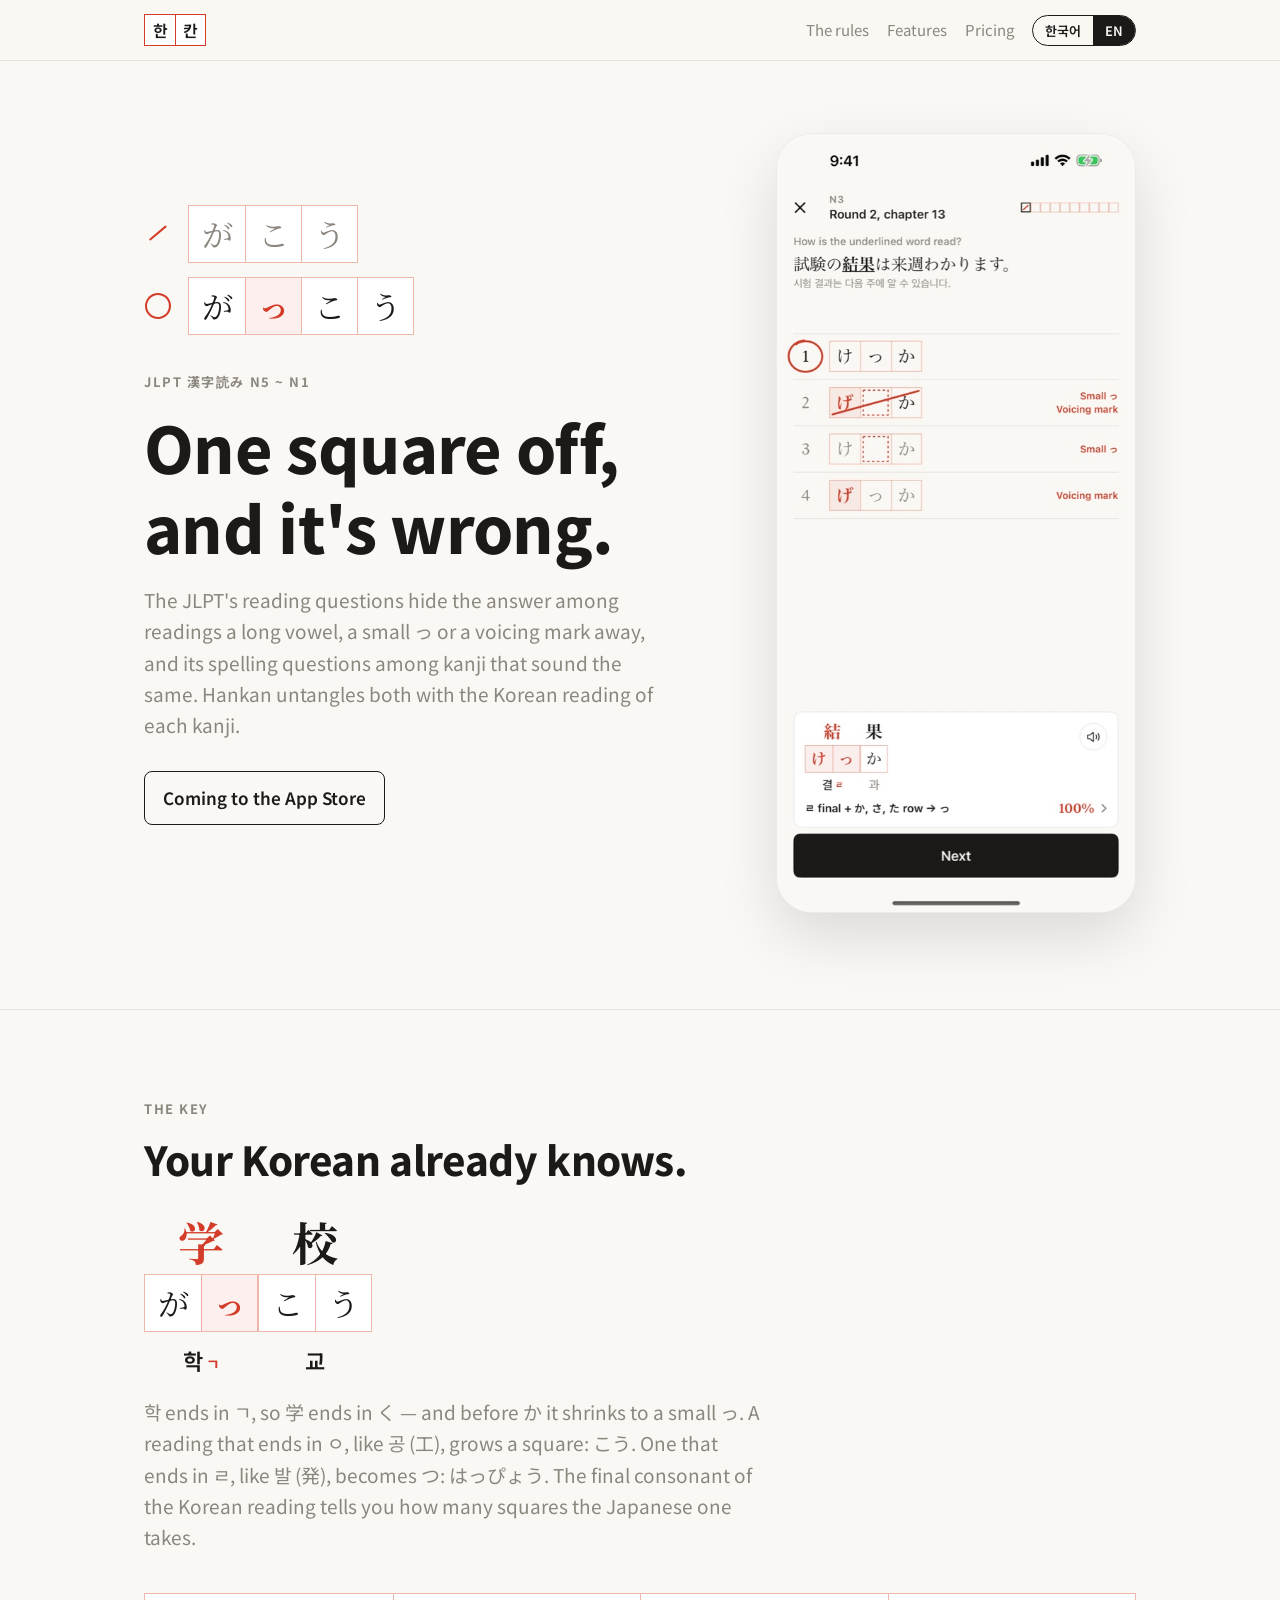
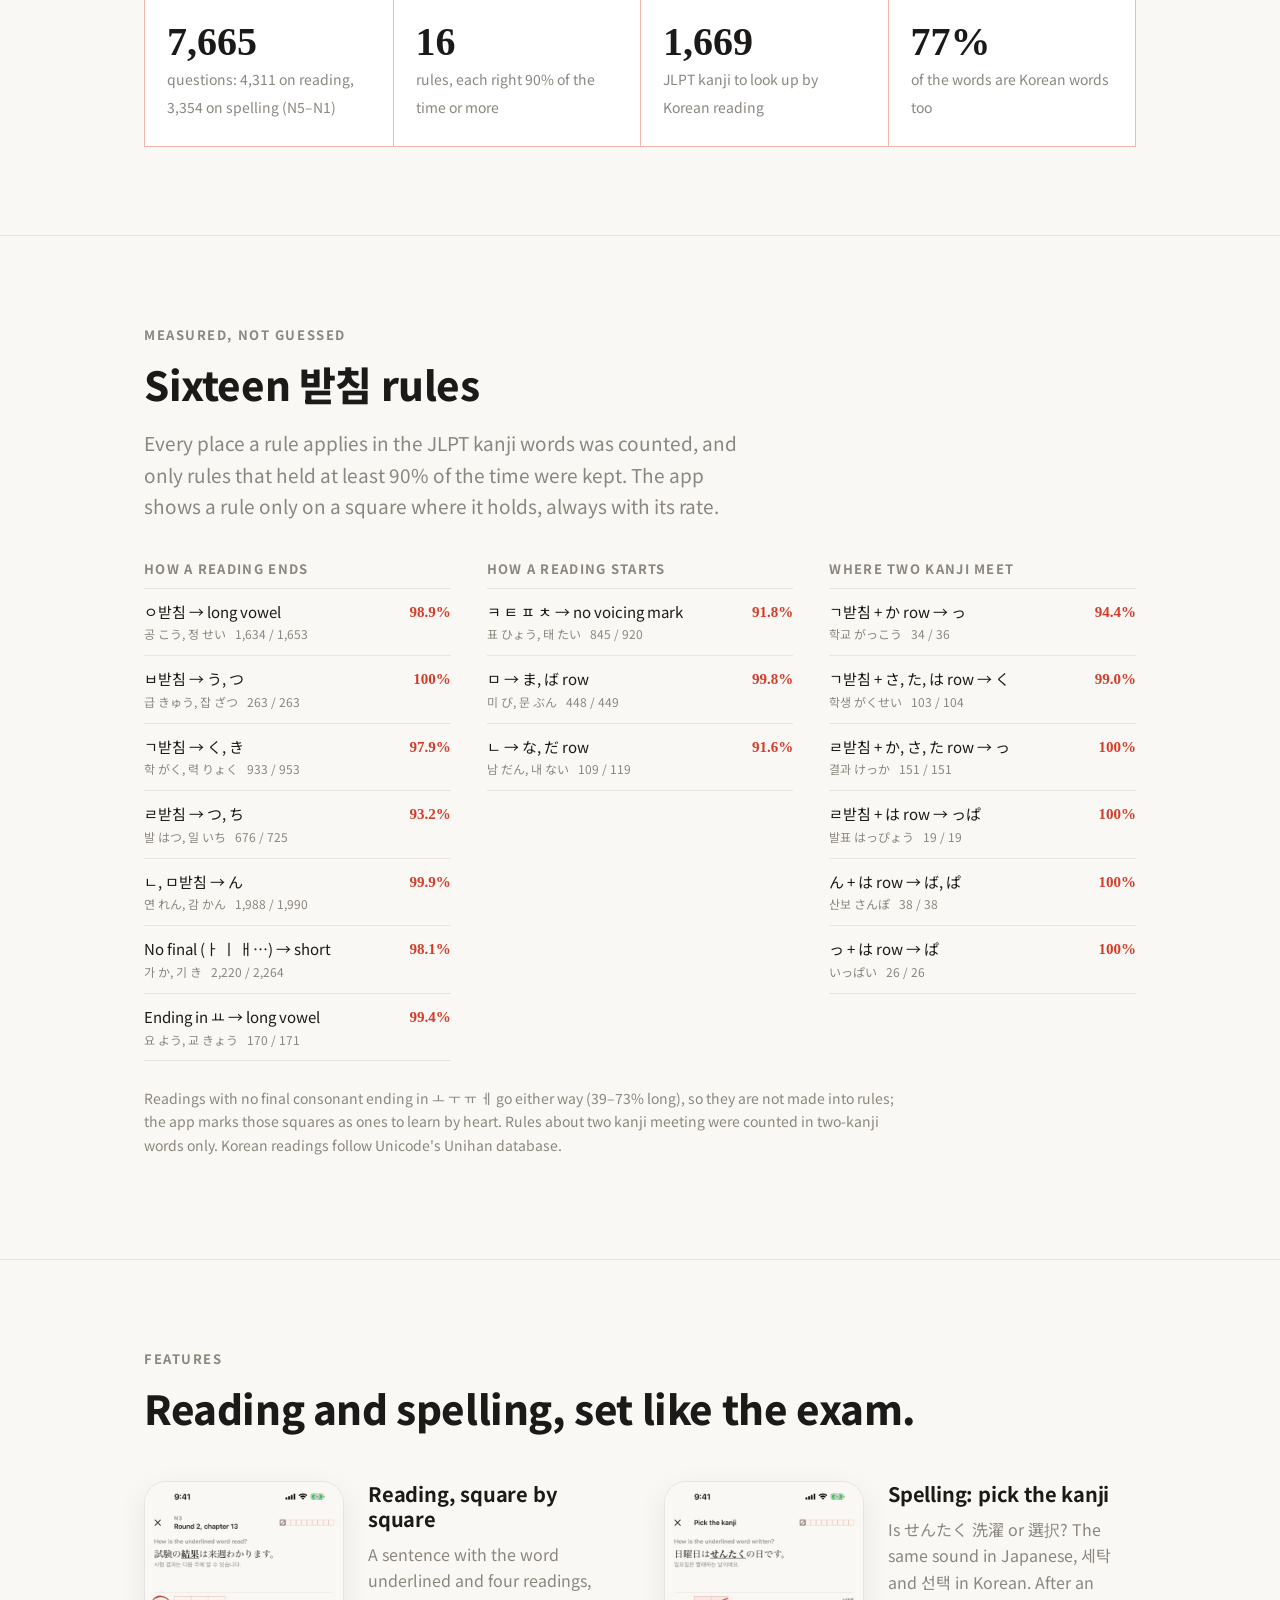
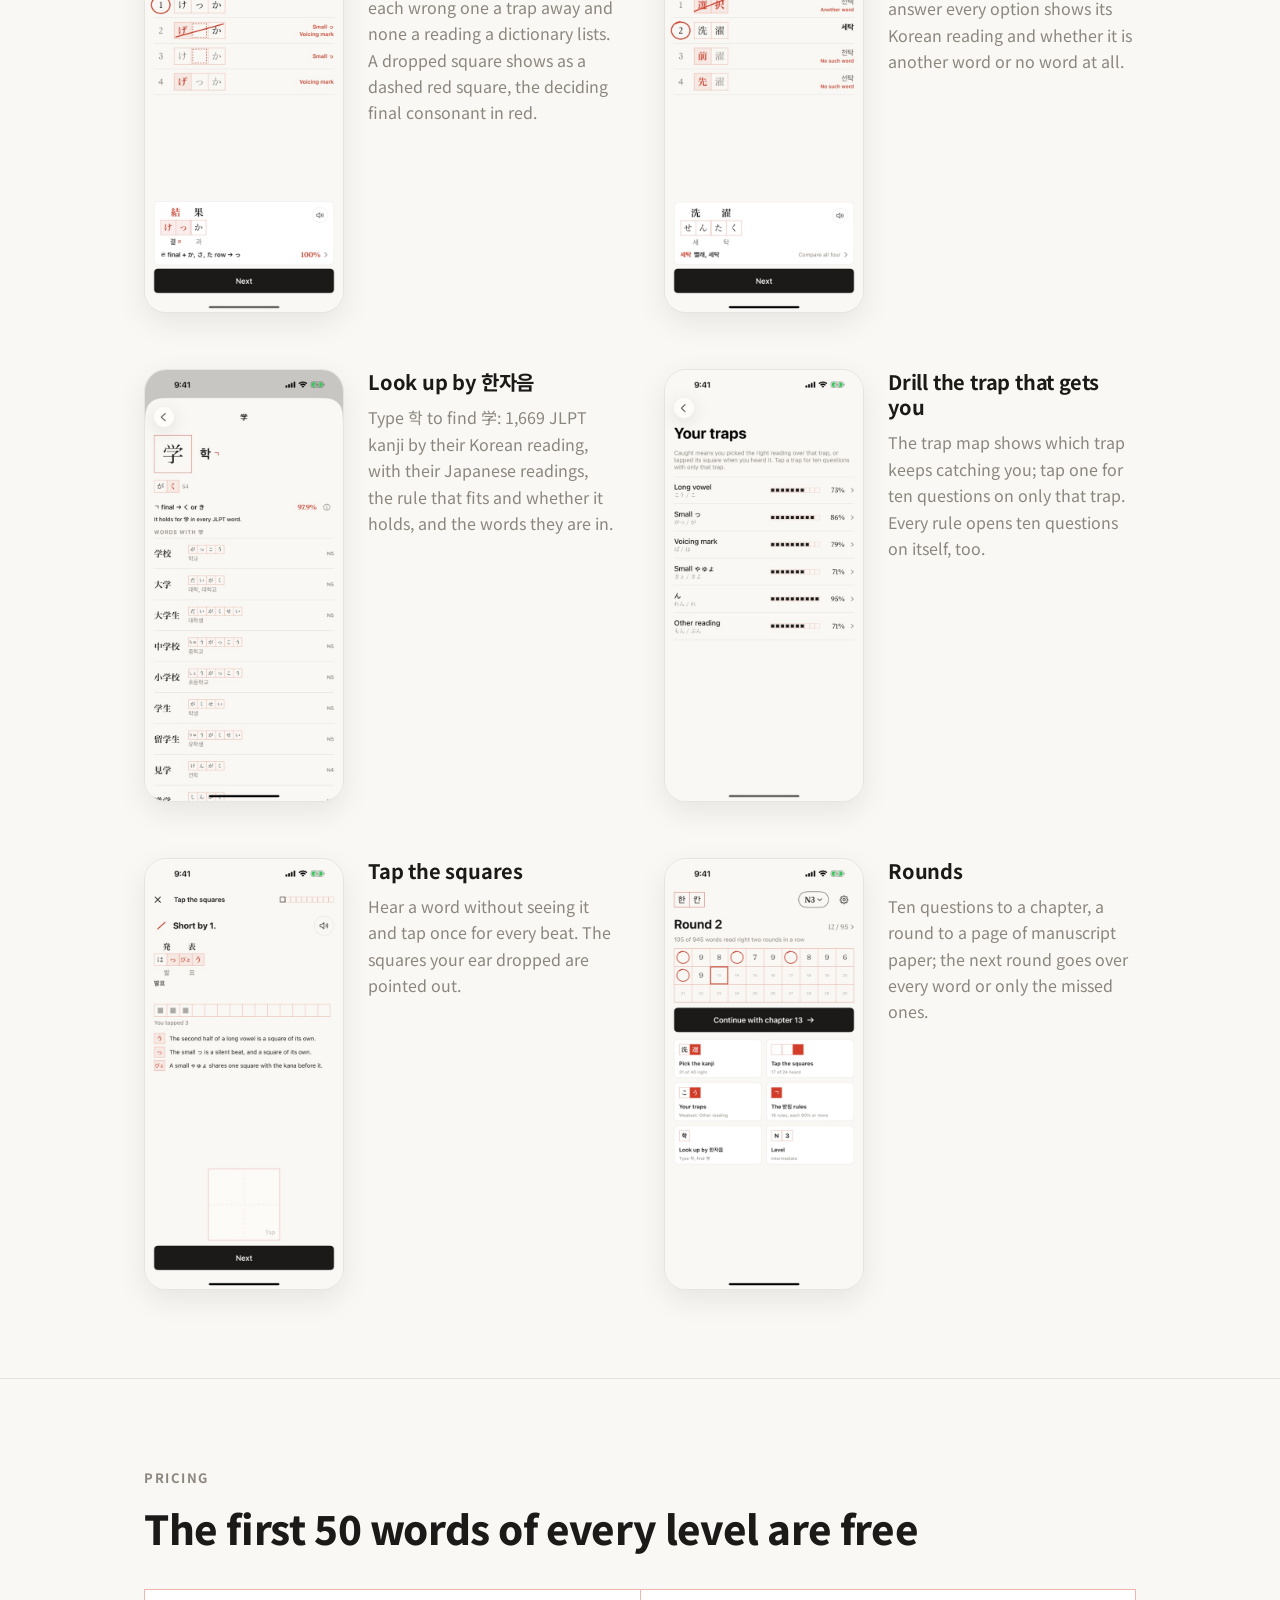
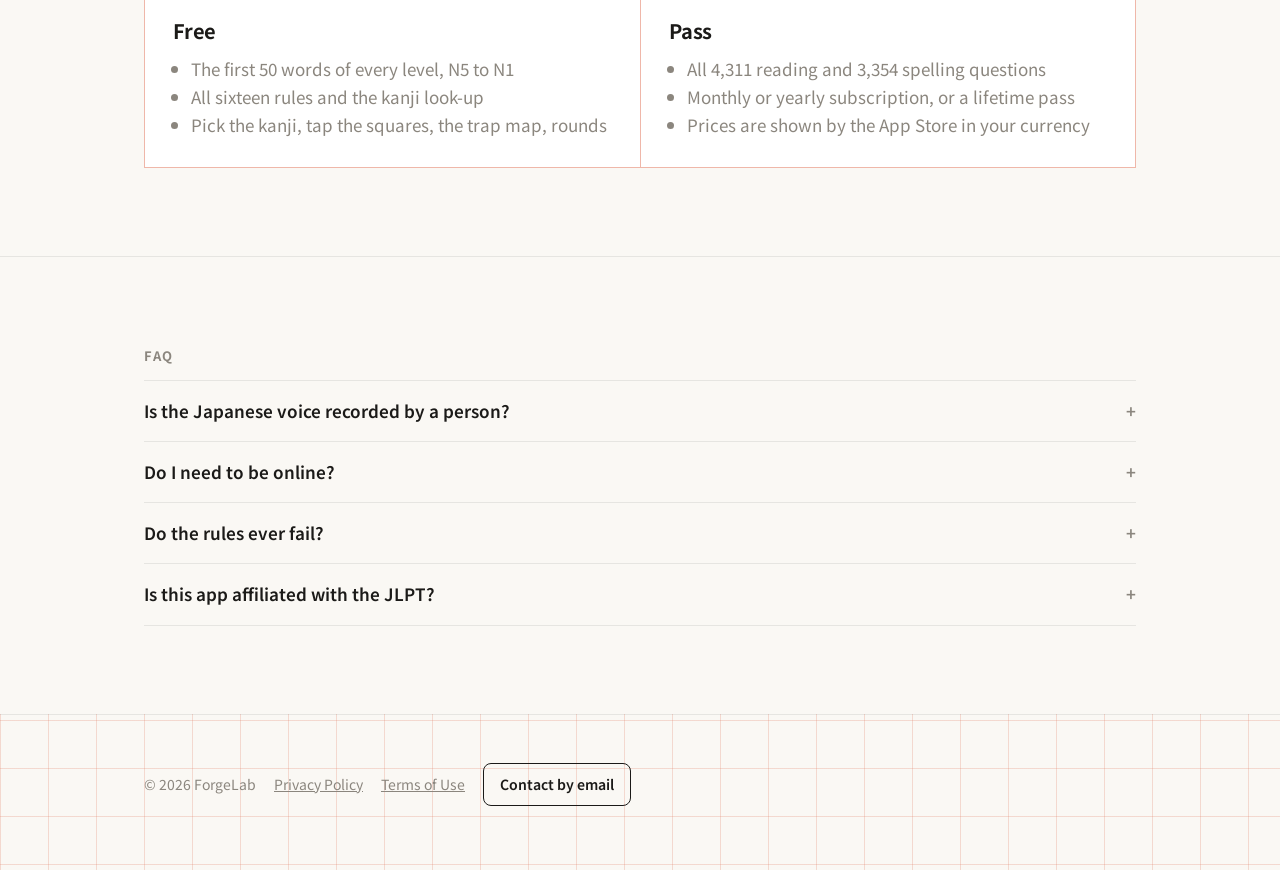
<file: docs/index.html>
<!DOCTYPE html>
<html lang="ko" data-lang="ko">
<head>
<meta charset="UTF-8" />
<meta name="viewport" content="width=device-width, initial-scale=1.0" />
<title>한 칸 | JLPT 한자 읽기와 표기, 한 칸 차이로 틀리지 않게</title>
<meta name="description" content="JLPT 한자 읽기와 표기 문제의 함정을 한국어 한자음으로 푸는 iOS 앱. 읽기 4,311문제, 표기 3,354문제, 측정한 받침 규칙 16개, 한자음으로 찾는 JLPT 한자 1,669자." />
<meta property="og:title" content="한 칸 | JLPT 한자 읽기" />
<meta property="og:description" content="한 칸 차이로 틀리는 JLPT 한자 읽기를, 한국어 한자음으로 맞히는 앱." />
<meta property="og:image" content="assets/icon-512.png" />
<link rel="icon" href="assets/icon-32.png" />
<link rel="apple-touch-icon" href="assets/icon-180.png" />
<link rel="preconnect" href="https://fonts.googleapis.com" />
<link rel="preconnect" href="https://fonts.gstatic.com" crossorigin />
<link href="https://fonts.googleapis.com/css2?family=Noto+Sans+KR:wght@400;600;800&family=Noto+Serif+JP:wght@400;700&display=swap" rel="stylesheet" />
<link rel="stylesheet" href="styles.css" />
</head>
<body>
<nav class="top">
  <div class="wrap">
    <a class="brand" href="./" aria-label="한 칸"><span class="sq"><span>한</span><span>칸</span></span></a>
    <div class="links">
      <a class="hide-s" href="#rules"><span lang="ko">받침 규칙</span><span lang="en">The rules</span></a>
      <a class="hide-s" href="#features"><span lang="ko">기능</span><span lang="en">Features</span></a>
      <a href="#pricing"><span lang="ko">가격</span><span lang="en">Pricing</span></a>
      <div class="langs" role="group" aria-label="Language">
        <button data-set="ko">한국어</button><button data-set="en">EN</button>
      </div>
    </div>
  </div>
</nav>

<main class="page">
<section class="hero">
  <div class="wrap grid">
    <div>
      <div class="pair" aria-hidden="true">
        <div class="row"><span class="mk"><span class="slash"></span></span>
          <span class="sq dim"><span>が</span><span>こ</span><span>う</span></span></div>
        <div class="row"><span class="mk"><span class="circle"></span></span>
          <span class="sq"><span>が</span><span class="mark">っ</span><span>こ</span><span>う</span></span></div>
      </div>
      <p class="eyebrow">JLPT 漢字読み N5 ~ N1</p>
      <h1 lang="ko">한 칸 차이로 틀립니다.</h1>
      <h1 lang="en">One square off, and it's wrong.</h1>
      <p class="lead" lang="ko">JLPT 한자 읽기 문제는 장음, 작은 っ, 탁점 하나 차이 나는 보기 사이에, 표기 문제는 소리가 같은 한자 사이에 정답을 숨깁니다. 한 칸은 두 함정을 한국어 한자음으로 풀어 줍니다.</p>
      <p class="lead" lang="en">The JLPT's reading questions hide the answer among readings a long vowel, a small っ or a voicing mark away, and its spelling questions among kanji that sound the same. Hankan untangles both with the Korean reading of each kanji.</p>
      <p class="store"><span lang="ko">App Store 출시 준비 중</span><span lang="en">Coming to the App Store</span></p>
    </div>
    <div class="phone"><img lang="ko" src="assets/shot_drill_ko.jpg" alt="밑줄 친 結果의 읽기를 고르는 문제와 해설" /><img lang="en" src="assets/shot_drill_en.jpg" alt="A reading question for 結果 with its explanation" /></div>
  </div>
</section>

<section id="idea">
  <div class="wrap">
    <p class="eyebrow"><span lang="ko">열쇠</span><span lang="en">The key</span></p>
    <h2 lang="ko">답은 한국어 한자음에 있어요.</h2>
    <h2 lang="en">Your Korean already knows.</h2>
    <div class="key" aria-hidden="true">
      <div class="piece"><span class="kanji shu">学</span><span class="sq"><span>が</span><span class="mark">っ</span></span><span class="ko">학<b>ㄱ</b></span></div>
      <div class="piece"><span class="kanji">校</span><span class="sq"><span>こ</span><span>う</span></span><span class="ko">교</span></div>
    </div>
    <p class="lead" lang="ko">학은 ㄱ으로 끝나니 学은 く로 끝나고, か 앞에서는 작은 っ로 줄어듭니다. 공(工)처럼 ㅇ으로 끝나면 こう로 한 칸 길어지고, 발(発)처럼 ㄹ로 끝나면 つ가 되어 はっぴょう가 됩니다. 한국어 한자음의 받침이 일본어 읽기의 칸 수를 알려 줍니다.</p>
    <p class="lead" lang="en">학 ends in ㄱ, so 学 ends in く — and before か it shrinks to a small っ. A reading that ends in ㅇ, like 공 (工), grows a square: こう. One that ends in ㄹ, like 발 (発), becomes つ: はっぴょう. The final consonant of the Korean reading tells you how many squares the Japanese one takes.</p>
    <div class="numbers">
      <div><strong>7,665</strong><span lang="ko">읽기 4,311문제와 표기 3,354문제 (N5부터 N1까지)</span><span lang="en">questions: 4,311 on reading, 3,354 on spelling (N5–N1)</span></div>
      <div><strong>16</strong><span lang="ko">받침 규칙, 모두 90% 이상 맞음</span><span lang="en">rules, each right 90% of the time or more</span></div>
      <div><strong>1,669</strong><span lang="ko">한국 한자음으로 찾는 JLPT 한자</span><span lang="en">JLPT kanji to look up by Korean reading</span></div>
      <div><strong>77%</strong><span lang="ko">한국어에도 같은 한자음으로 있는 단어</span><span lang="en">of the words are Korean words too</span></div>
    </div>
  </div>
</section>

<section id="rules">
  <div class="wrap">
    <p class="eyebrow"><span lang="ko">측정한 규칙</span><span lang="en">Measured, not guessed</span></p>
    <h2 lang="ko">받침 규칙 16개</h2>
    <h2 lang="en">Sixteen 받침 rules</h2>
    <p class="lead" lang="ko">JLPT 한자어에서 규칙이 적용되는 자리를 하나하나 세어, 90% 이상 맞은 규칙만 남겼습니다. 앱은 규칙이 실제로 들어맞는 칸에서만, 적중률과 함께 보여 줍니다.</p>
    <p class="lead" lang="en">Every place a rule applies in the JLPT kanji words was counted, and only rules that held at least 90% of the time were kept. The app shows a rule only on a square where it holds, always with its rate.</p>
    <div class="rules">
      <div>
        <h3><span lang="ko">한자음의 끝소리</span><span lang="en">How a reading ends</span></h3>
        <table>
          <tr><td>ㅇ받침 → <span lang="ko">장음</span><span lang="en">long vowel</span><small>공 こう, 정 せい <em>1,634 / 1,653</em></small></td><td class="rate">98.9%</td></tr>
          <tr><td>ㅂ받침 → う, つ<small>급 きゅう, 잡 ざつ <em>263 / 263</em></small></td><td class="rate">100%</td></tr>
          <tr><td>ㄱ받침 → く, き<small>학 がく, 력 りょく <em>933 / 953</em></small></td><td class="rate">97.9%</td></tr>
          <tr><td>ㄹ받침 → つ, ち<small>발 はつ, 일 いち <em>676 / 725</em></small></td><td class="rate">93.2%</td></tr>
          <tr><td>ㄴ, ㅁ받침 → ん<small>연 れん, 감 かん <em>1,988 / 1,990</em></small></td><td class="rate">99.9%</td></tr>
          <tr><td><span lang="ko">받침 없음 (ㅏ ㅣ ㅐ…) → 짧게</span><span lang="en">No final (ㅏ ㅣ ㅐ…) → short</span><small>가 か, 기 き <em>2,220 / 2,264</em></small></td><td class="rate">98.1%</td></tr>
          <tr><td><span lang="ko">ㅛ로 끝남 → 장음</span><span lang="en">Ending in ㅛ → long vowel</span><small>요 よう, 교 きょう <em>170 / 171</em></small></td><td class="rate">99.4%</td></tr>
        </table>
      </div>
      <div>
        <h3><span lang="ko">한자음의 첫소리</span><span lang="en">How a reading starts</span></h3>
        <table>
          <tr><td>ㅋ ㅌ ㅍ ㅊ → <span lang="ko">탁점 없음</span><span lang="en">no voicing mark</span><small>표 ひょう, 태 たい <em>845 / 920</em></small></td><td class="rate">91.8%</td></tr>
          <tr><td>ㅁ → ま, ば<span lang="ko">행</span><span lang="en"> row</span><small>미 び, 문 ぶん <em>448 / 449</em></small></td><td class="rate">99.8%</td></tr>
          <tr><td>ㄴ → な, だ<span lang="ko">행</span><span lang="en"> row</span><small>남 だん, 내 ない <em>109 / 119</em></small></td><td class="rate">91.6%</td></tr>
        </table>
      </div>
      <div>
        <h3><span lang="ko">두 한자가 만날 때</span><span lang="en">Where two kanji meet</span></h3>
        <table>
          <tr><td>ㄱ받침 + か<span lang="ko">행</span><span lang="en"> row</span> → っ<small>학교 がっこう <em>34 / 36</em></small></td><td class="rate">94.4%</td></tr>
          <tr><td>ㄱ받침 + さ, た, は<span lang="ko">행</span><span lang="en"> row</span> → く<small>학생 がくせい <em>103 / 104</em></small></td><td class="rate">99.0%</td></tr>
          <tr><td>ㄹ받침 + か, さ, た<span lang="ko">행</span><span lang="en"> row</span> → っ<small>결과 けっか <em>151 / 151</em></small></td><td class="rate">100%</td></tr>
          <tr><td>ㄹ받침 + は<span lang="ko">행</span><span lang="en"> row</span> → っぱ<small>발표 はっぴょう <em>19 / 19</em></small></td><td class="rate">100%</td></tr>
          <tr><td>ん + は<span lang="ko">행</span><span lang="en"> row</span> → ば, ぱ<small>산보 さんぽ <em>38 / 38</em></small></td><td class="rate">100%</td></tr>
          <tr><td>っ + は<span lang="ko">행</span><span lang="en"> row</span> → ぱ<small>いっぱい <em>26 / 26</em></small></td><td class="rate">100%</td></tr>
        </table>
      </div>
    </div>
    <p class="note" lang="ko">받침 없이 ㅗ ㅜ ㅠ ㅔ로 끝나는 한자음은 길기도 짧기도 해서(39~73%) 규칙으로 쓰지 않았습니다. 그런 칸은 앱에서 "외울 칸"으로 표시합니다. 두 한자가 만날 때의 규칙은 두 글자 한자어에서만 셌습니다. 한국 한자음은 유니코드 Unihan 데이터베이스를 따릅니다.</p>
    <p class="note" lang="en">Readings with no final consonant ending in ㅗ ㅜ ㅠ ㅔ go either way (39–73% long), so they are not made into rules; the app marks those squares as ones to learn by heart. Rules about two kanji meeting were counted in two-kanji words only. Korean readings follow Unicode's Unihan database.</p>
  </div>
</section>

<section id="features">
  <div class="wrap">
    <p class="eyebrow"><span lang="ko">기능</span><span lang="en">Features</span></p>
    <h2 lang="ko">읽기와 표기, 시험 문제 그대로.</h2>
    <h2 lang="en">Reading and spelling, set like the exam.</h2>
    <div class="features">
      <div class="feature">
        <img lang="ko" src="assets/shot_drill_ko.jpg" alt="" /><img lang="en" src="assets/shot_drill_en.jpg" alt="" />
        <div>
          <h3 lang="ko">읽기 문제, 한 칸씩</h3><h3 lang="en">Reading, square by square</h3>
          <p lang="ko">예문 속 밑줄 친 한자어와 보기 넷. 오답은 시험처럼 장음, 촉음, 탁음, 요음을 하나씩 비틀었고, 사전에 있는 읽기는 오답에서 뺐습니다. 빠진 칸은 빨간 점선 칸으로, 결정적인 받침은 빨갛게 보입니다.</p>
          <p lang="en">A sentence with the word underlined and four readings, each wrong one a trap away and none a reading a dictionary lists. A dropped square shows as a dashed red square, the deciding final consonant in red.</p>
        </div>
      </div>
      <div class="feature">
        <img lang="ko" src="assets/shot_spell_ko.jpg" alt="" /><img lang="en" src="assets/shot_spell_en.jpg" alt="" />
        <div>
          <h3 lang="ko">표기 문제: 한자 고르기</h3><h3 lang="en">Spelling: pick the kanji</h3>
          <p lang="ko">せんたく는 洗濯일까 選択일까. 일본어로는 같은 소리라도 한국어로 읽으면 세탁, 선택. 답을 고르면 네 보기의 한자음과 함께 다른 말인지 없는 말인지 알려 줍니다.</p>
          <p lang="en">Is せんたく 洗濯 or 選択? The same sound in Japanese, 세탁 and 선택 in Korean. After an answer every option shows its Korean reading and whether it is another word or no word at all.</p>
        </div>
      </div>
      <div class="feature">
        <img lang="ko" src="assets/shot_hanja_ko.jpg" alt="" /><img lang="en" src="assets/shot_hanja_en.jpg" alt="" />
        <div>
          <h3 lang="ko">한자음으로 찾기</h3><h3 lang="en">Look up by 한자음</h3>
          <p lang="ko">학을 치면 学. JLPT 한자 1,669자를 한국 한자음으로 찾고, 일본어 음독, 맞는 받침 규칙과 예외 여부, 그 한자가 든 단어를 한 번에 봅니다.</p>
          <p lang="en">Type 학 to find 学: 1,669 JLPT kanji by their Korean reading, with their Japanese readings, the rule that fits and whether it holds, and the words they are in.</p>
        </div>
      </div>
      <div class="feature">
        <img lang="ko" src="assets/shot_traps_ko.jpg" alt="" /><img lang="en" src="assets/shot_traps_en.jpg" alt="" />
        <div>
          <h3 lang="ko">약한 함정만 골라서</h3><h3 lang="en">Drill the trap that gets you</h3>
          <p lang="ko">함정 지도는 장음, 촉음, 탁음 가운데 어디서 자주 걸리는지 보여 주고, 누르면 그 함정만 10문제를 냅니다. 규칙마다 "이 규칙으로 10문제"도 있어요.</p>
          <p lang="en">The trap map shows which trap keeps catching you; tap one for ten questions on only that trap. Every rule opens ten questions on itself, too.</p>
        </div>
      </div>
      <div class="feature">
        <img lang="ko" src="assets/shot_tap_ko.jpg" alt="" /><img lang="en" src="assets/shot_tap_en.jpg" alt="" />
        <div>
          <h3 lang="ko">칸 두드리기</h3><h3 lang="en">Tap the squares</h3>
          <p lang="ko">단어를 보지 않고 듣기만 하고, 들리는 박마다 한 번씩 두드립니다. 장음의 뒷부분, 작은 っ, ん처럼 귀가 빠뜨린 칸을 짚어 줍니다.</p>
          <p lang="en">Hear a word without seeing it and tap once for every beat. The squares your ear dropped are pointed out.</p>
        </div>
      </div>
      <div class="feature">
        <img lang="ko" src="assets/shot_hub_ko.jpg" alt="" /><img lang="en" src="assets/shot_hub_en.jpg" alt="" />
        <div>
          <h3 lang="ko">회독</h3><h3 lang="en">Rounds</h3>
          <p lang="ko">10문제가 한 장, 한 회독이 원고지 한 장입니다. 다음 회독은 전체 단어 또는 틀린 단어만.</p>
          <p lang="en">Ten questions to a chapter, a round to a page of manuscript paper; the next round goes over every word or only the missed ones.</p>
        </div>
      </div>
    </div>
  </div>
</section>

<section id="pricing">
  <div class="wrap">
    <p class="eyebrow"><span lang="ko">가격</span><span lang="en">Pricing</span></p>
    <h2 lang="ko">처음 50단어는 레벨마다 무료</h2>
    <h2 lang="en">The first 50 words of every level are free</h2>
    <div class="plans">
      <div>
        <h3 lang="ko">무료</h3><h3 lang="en">Free</h3>
        <ul lang="ko"><li>N5부터 N1까지 레벨마다 처음 50단어</li><li>받침 규칙 16개와 한자음으로 찾기 전부</li><li>한자 고르기, 칸 두드리기, 함정 지도, 회독</li></ul>
        <ul lang="en"><li>The first 50 words of every level, N5 to N1</li><li>All sixteen rules and the kanji look-up</li><li>Pick the kanji, tap the squares, the trap map, rounds</li></ul>
      </div>
      <div>
        <h3 lang="ko">이용권</h3><h3 lang="en">Pass</h3>
        <ul lang="ko"><li>JLPT 한자어 읽기 4,311문제와 표기 3,354문제 전부</li><li>월간, 연간 구독 또는 평생 이용권</li><li>가격은 App Store에서 사는 나라의 통화로 표시됩니다</li></ul>
        <ul lang="en"><li>All 4,311 reading and 3,354 spelling questions</li><li>Monthly or yearly subscription, or a lifetime pass</li><li>Prices are shown by the App Store in your currency</li></ul>
      </div>
    </div>
  </div>
</section>

<section id="faq">
  <div class="wrap">
    <p class="eyebrow">FAQ</p>
    <details><summary><span lang="ko">일본어 음성은 사람이 녹음했나요?</span><span lang="en">Is the Japanese voice recorded by a person?</span></summary>
      <p lang="ko">아니요. AI 음성 모델로 미리 만들어 단어마다 받아쓰기로 확인한 음성을 앱에 담았습니다. 일부 단어는 기기에 내장된 음성으로 읽습니다.</p>
      <p lang="en">No. It was made in advance with an AI voice model and checked word by word by transcription. A few words are read by the device's own voice.</p></details>
    <details><summary><span lang="ko">인터넷이 필요한가요?</span><span lang="en">Do I need to be online?</span></summary>
      <p lang="ko">아니요. 단어, 예문, 음성, 규칙이 모두 앱 안에 들어 있습니다. 구매 확인에만 App Store 연결이 쓰입니다.</p>
      <p lang="en">No. Every word, sentence, voice clip and rule is in the app. Only purchases talk to the App Store.</p></details>
    <details><summary><span lang="ko">규칙이 틀리는 단어도 있나요?</span><span lang="en">Do the rules ever fail?</span></summary>
      <p lang="ko">네, 그래서 적중률을 그대로 보여 드립니다. 앱은 규칙이 실제로 맞는 칸에서만 규칙을 보여 주고, 규칙 밖의 칸은 "외울 칸"이라고 알려 줍니다.</p>
      <p lang="en">Yes, which is why every rate is shown. The app only shows a rule on a square where it holds, and says so plainly when no rule decides a square.</p></details>
    <details><summary><span lang="ko">JLPT 주관 기관과 관련이 있나요?</span><span lang="en">Is this app affiliated with the JLPT?</span></summary>
      <p lang="ko">아니요. JLPT는 국제교류기금과 일본국제교육지원협회가 시행하는 시험이며, 한 칸은 두 기관과 관련이 없는 독립 앱입니다. 실제 기출문제는 들어 있지 않습니다.</p>
      <p lang="en">No. The JLPT is run by the Japan Foundation and Japan Educational Exchanges and Services; Hankan is independent of both and contains no actual test questions.</p></details>
  </div>
</section>
</main>

<footer>
  <div class="wrap">
    <span>© 2026 ForgeLab</span>
    <a href="privacy.html"><span lang="ko">개인정보 처리방침</span><span lang="en">Privacy Policy</span></a>
    <a href="terms.html"><span lang="ko">이용약관</span><span lang="en">Terms of Use</span></a>
    <a class="mail" href="mailto:forgelab.aitech@gmail.com?subject=%5BHankan%5D"><span lang="ko">이메일로 문의하기</span><span lang="en">Contact by email</span></a>
  </div>
</footer>

<script>
(function () {
  var html = document.documentElement;
  var saved = null;
  try { saved = localStorage.getItem("hankan.lang"); } catch (e) {}
  var lang = saved || ((navigator.language || "ko").toLowerCase().indexOf("ko") === 0 ? "ko" : "en");
  function set(l) { html.setAttribute("data-lang", l); html.setAttribute("lang", l); try { localStorage.setItem("hankan.lang", l); } catch (e) {} }
  set(lang);
  document.querySelectorAll(".langs button").forEach(function (b) { b.addEventListener("click", function () { set(b.getAttribute("data-set")); }); });
})();
</script>
</body>
</html>
</file>
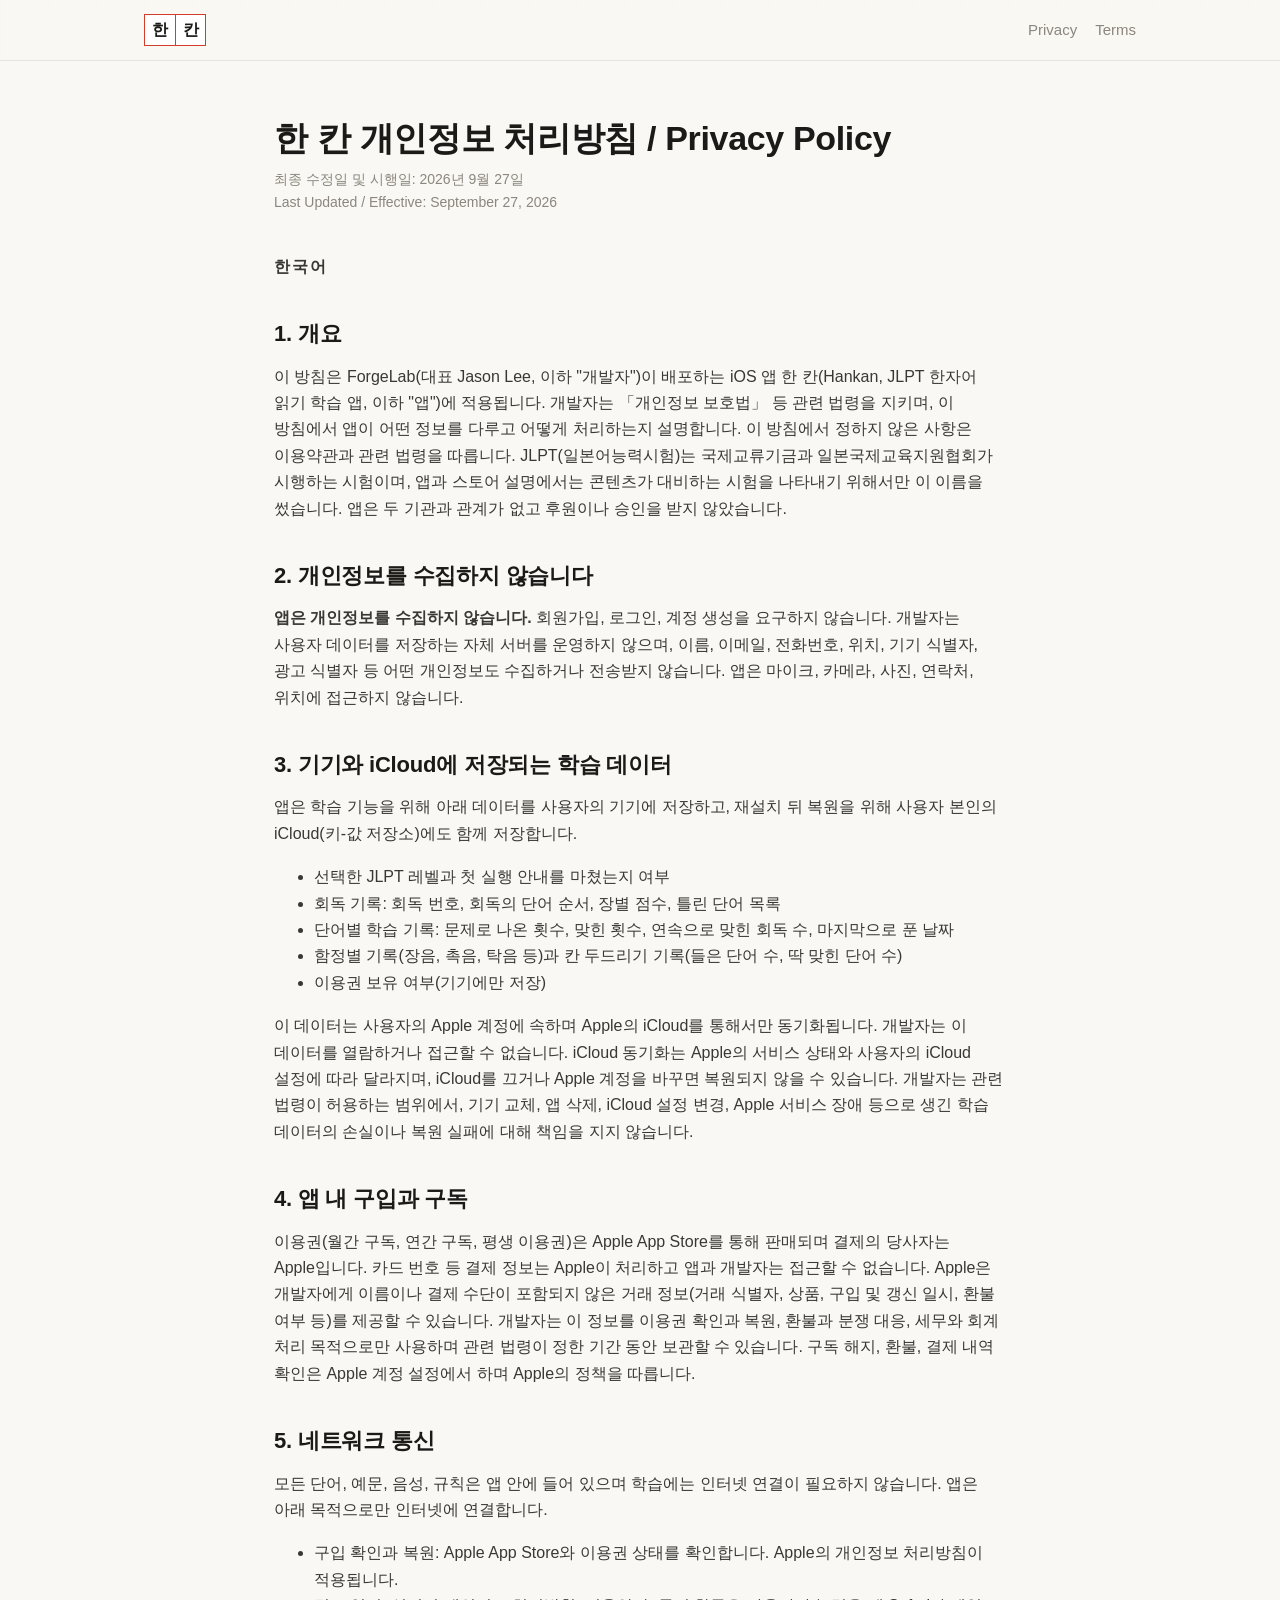
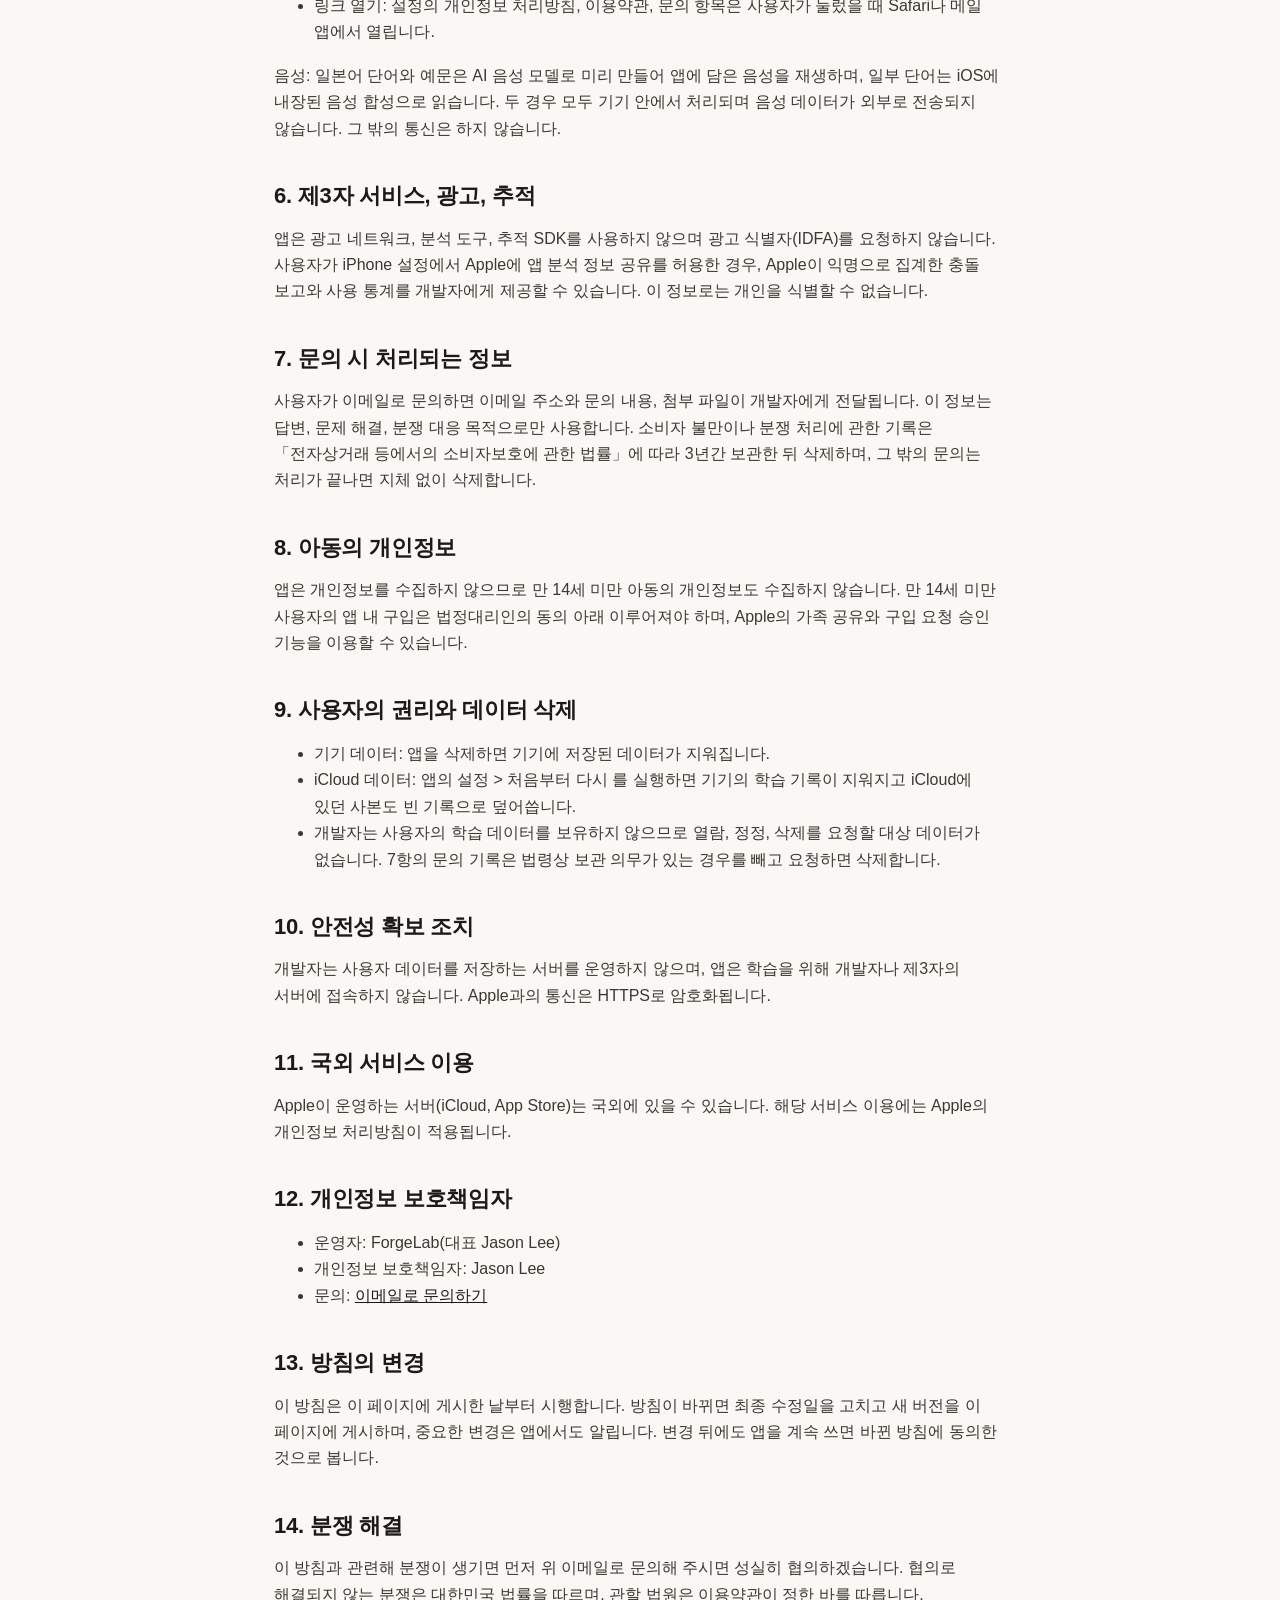
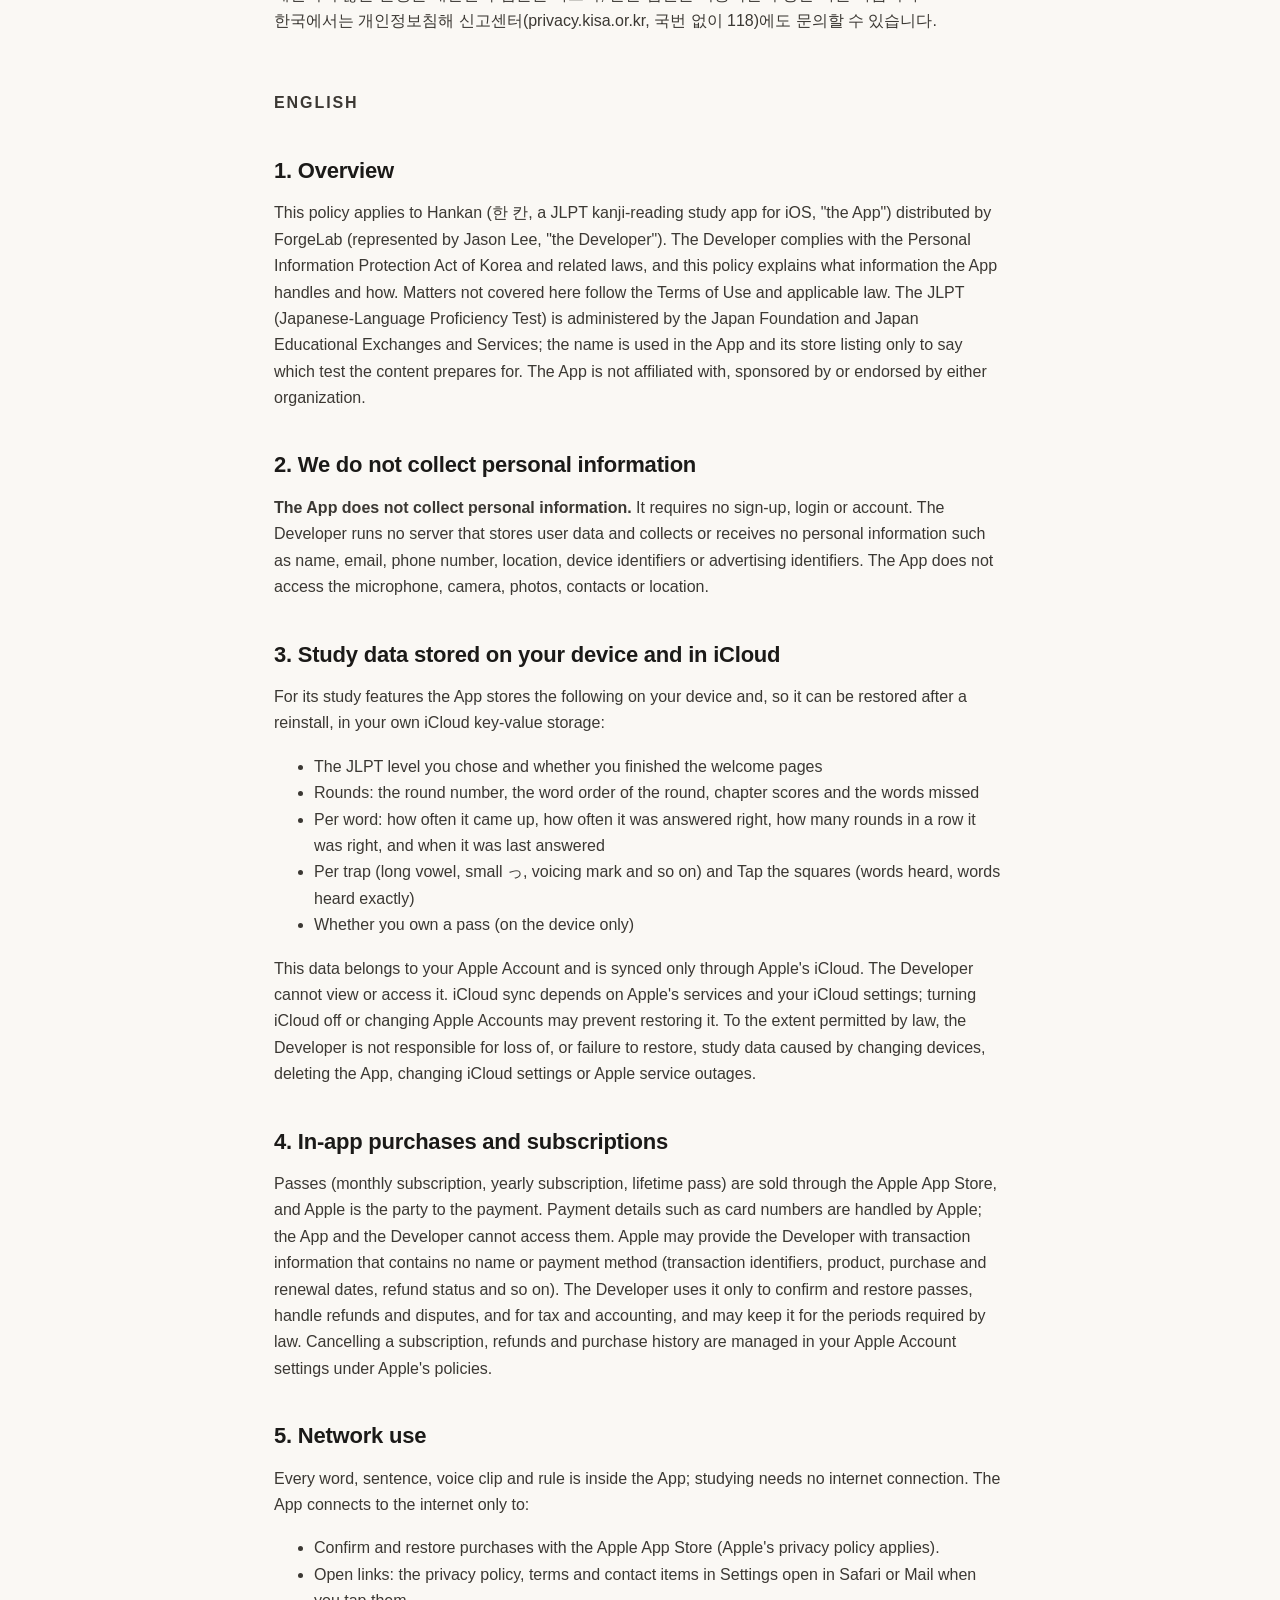
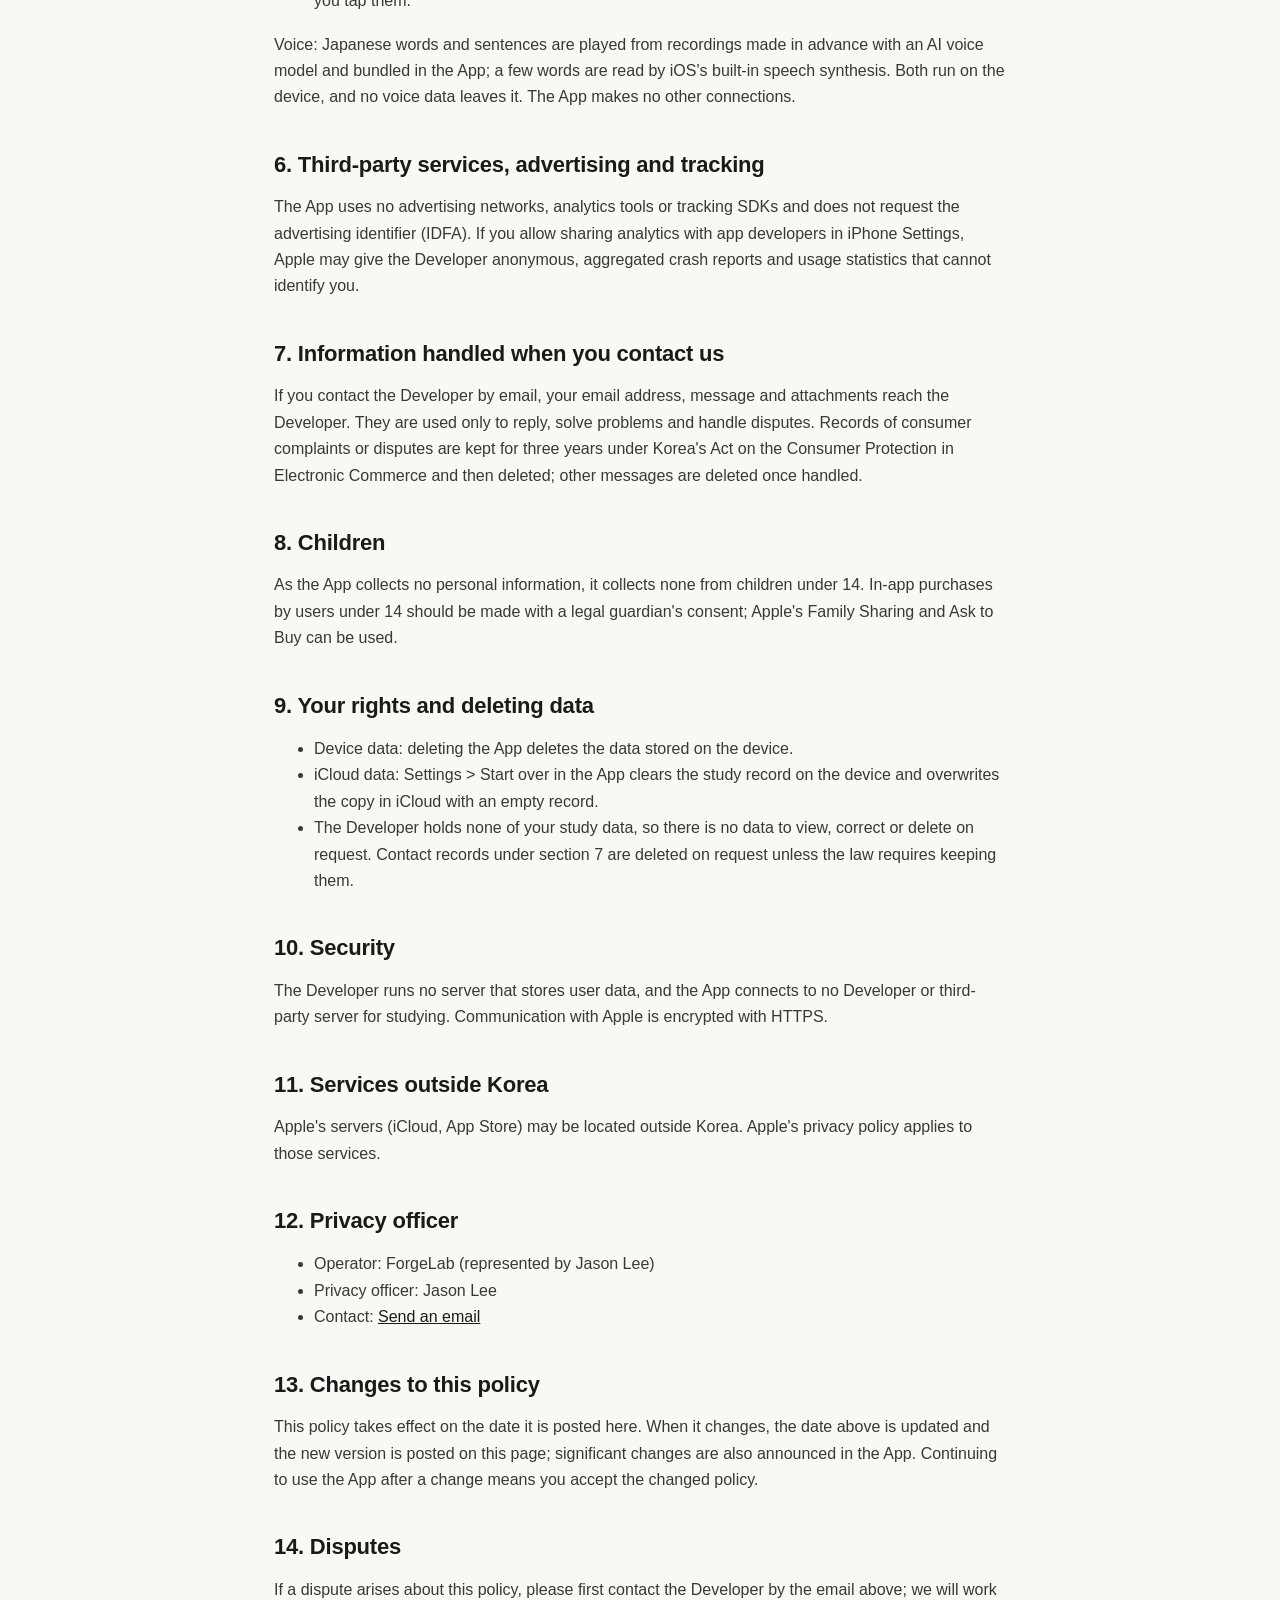
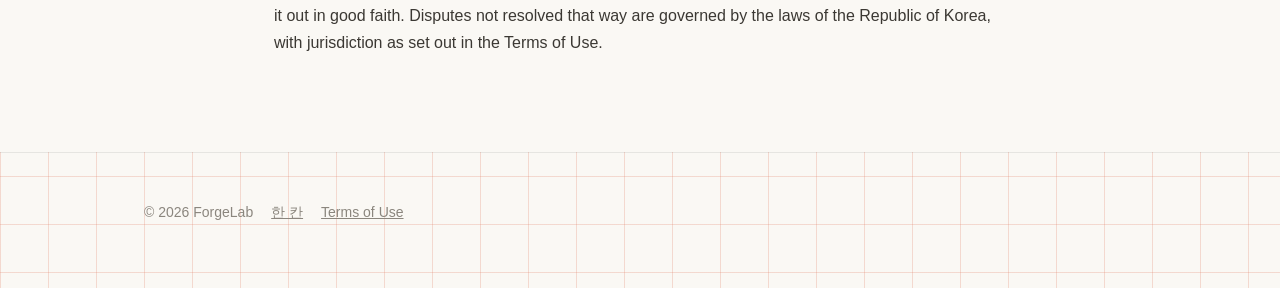
<file: docs/privacy.html>
<!DOCTYPE html>
<html lang="ko">
<head>
<meta charset="UTF-8" />
<meta name="viewport" content="width=device-width, initial-scale=1.0" />
<title>한 칸 개인정보 처리방침 | Hankan Privacy Policy</title>
<link rel="icon" href="assets/icon-32.png" />
<link rel="stylesheet" href="styles.css" />
</head>
<body>
<nav class="top">
  <div class="wrap">
    <a class="brand" href="./" aria-label="한 칸"><span class="sq"><span>한</span><span>칸</span></span></a>
    <div class="links"><a href="privacy.html">Privacy</a><a href="terms.html">Terms</a></div>
  </div>
</nav>
<main class="page">
<article class="legal">
<h1>한 칸 개인정보 처리방침 / Privacy Policy</h1>
<p class="date">최종 수정일 및 시행일: 2026년 9월 27일<br />Last Updated / Effective: September 27, 2026</p>

<p class="eyebrow" style="margin-top:40px">한국어</p>
<h2>1. 개요</h2>
<p>이 방침은 ForgeLab(대표 Jason Lee, 이하 "개발자")이 배포하는 iOS 앱 한 칸(Hankan, JLPT 한자어 읽기 학습 앱, 이하 "앱")에 적용됩니다. 개발자는 「개인정보 보호법」 등 관련 법령을 지키며, 이 방침에서 앱이 어떤 정보를 다루고 어떻게 처리하는지 설명합니다. 이 방침에서 정하지 않은 사항은 이용약관과 관련 법령을 따릅니다. JLPT(일본어능력시험)는 국제교류기금과 일본국제교육지원협회가 시행하는 시험이며, 앱과 스토어 설명에서는 콘텐츠가 대비하는 시험을 나타내기 위해서만 이 이름을 썼습니다. 앱은 두 기관과 관계가 없고 후원이나 승인을 받지 않았습니다.</p>
<h2>2. 개인정보를 수집하지 않습니다</h2>
<p><strong>앱은 개인정보를 수집하지 않습니다.</strong> 회원가입, 로그인, 계정 생성을 요구하지 않습니다. 개발자는 사용자 데이터를 저장하는 자체 서버를 운영하지 않으며, 이름, 이메일, 전화번호, 위치, 기기 식별자, 광고 식별자 등 어떤 개인정보도 수집하거나 전송받지 않습니다. 앱은 마이크, 카메라, 사진, 연락처, 위치에 접근하지 않습니다.</p>
<h2>3. 기기와 iCloud에 저장되는 학습 데이터</h2>
<p>앱은 학습 기능을 위해 아래 데이터를 사용자의 기기에 저장하고, 재설치 뒤 복원을 위해 사용자 본인의 iCloud(키-값 저장소)에도 함께 저장합니다.</p>
<ul>
<li>선택한 JLPT 레벨과 첫 실행 안내를 마쳤는지 여부</li>
<li>회독 기록: 회독 번호, 회독의 단어 순서, 장별 점수, 틀린 단어 목록</li>
<li>단어별 학습 기록: 문제로 나온 횟수, 맞힌 횟수, 연속으로 맞힌 회독 수, 마지막으로 푼 날짜</li>
<li>함정별 기록(장음, 촉음, 탁음 등)과 칸 두드리기 기록(들은 단어 수, 딱 맞힌 단어 수)</li>
<li>이용권 보유 여부(기기에만 저장)</li>
</ul>
<p>이 데이터는 사용자의 Apple 계정에 속하며 Apple의 iCloud를 통해서만 동기화됩니다. 개발자는 이 데이터를 열람하거나 접근할 수 없습니다. iCloud 동기화는 Apple의 서비스 상태와 사용자의 iCloud 설정에 따라 달라지며, iCloud를 끄거나 Apple 계정을 바꾸면 복원되지 않을 수 있습니다. 개발자는 관련 법령이 허용하는 범위에서, 기기 교체, 앱 삭제, iCloud 설정 변경, Apple 서비스 장애 등으로 생긴 학습 데이터의 손실이나 복원 실패에 대해 책임을 지지 않습니다.</p>
<h2>4. 앱 내 구입과 구독</h2>
<p>이용권(월간 구독, 연간 구독, 평생 이용권)은 Apple App Store를 통해 판매되며 결제의 당사자는 Apple입니다. 카드 번호 등 결제 정보는 Apple이 처리하고 앱과 개발자는 접근할 수 없습니다. Apple은 개발자에게 이름이나 결제 수단이 포함되지 않은 거래 정보(거래 식별자, 상품, 구입 및 갱신 일시, 환불 여부 등)를 제공할 수 있습니다. 개발자는 이 정보를 이용권 확인과 복원, 환불과 분쟁 대응, 세무와 회계 처리 목적으로만 사용하며 관련 법령이 정한 기간 동안 보관할 수 있습니다. 구독 해지, 환불, 결제 내역 확인은 Apple 계정 설정에서 하며 Apple의 정책을 따릅니다.</p>
<h2>5. 네트워크 통신</h2>
<p>모든 단어, 예문, 음성, 규칙은 앱 안에 들어 있으며 학습에는 인터넷 연결이 필요하지 않습니다. 앱은 아래 목적으로만 인터넷에 연결합니다.</p>
<ul>
<li>구입 확인과 복원: Apple App Store와 이용권 상태를 확인합니다. Apple의 개인정보 처리방침이 적용됩니다.</li>
<li>링크 열기: 설정의 개인정보 처리방침, 이용약관, 문의 항목은 사용자가 눌렀을 때 Safari나 메일 앱에서 열립니다.</li>
</ul>
<p>음성: 일본어 단어와 예문은 AI 음성 모델로 미리 만들어 앱에 담은 음성을 재생하며, 일부 단어는 iOS에 내장된 음성 합성으로 읽습니다. 두 경우 모두 기기 안에서 처리되며 음성 데이터가 외부로 전송되지 않습니다. 그 밖의 통신은 하지 않습니다.</p>
<h2>6. 제3자 서비스, 광고, 추적</h2>
<p>앱은 광고 네트워크, 분석 도구, 추적 SDK를 사용하지 않으며 광고 식별자(IDFA)를 요청하지 않습니다. 사용자가 iPhone 설정에서 Apple에 앱 분석 정보 공유를 허용한 경우, Apple이 익명으로 집계한 충돌 보고와 사용 통계를 개발자에게 제공할 수 있습니다. 이 정보로는 개인을 식별할 수 없습니다.</p>
<h2>7. 문의 시 처리되는 정보</h2>
<p>사용자가 이메일로 문의하면 이메일 주소와 문의 내용, 첨부 파일이 개발자에게 전달됩니다. 이 정보는 답변, 문제 해결, 분쟁 대응 목적으로만 사용합니다. 소비자 불만이나 분쟁 처리에 관한 기록은 「전자상거래 등에서의 소비자보호에 관한 법률」에 따라 3년간 보관한 뒤 삭제하며, 그 밖의 문의는 처리가 끝나면 지체 없이 삭제합니다.</p>
<h2>8. 아동의 개인정보</h2>
<p>앱은 개인정보를 수집하지 않으므로 만 14세 미만 아동의 개인정보도 수집하지 않습니다. 만 14세 미만 사용자의 앱 내 구입은 법정대리인의 동의 아래 이루어져야 하며, Apple의 가족 공유와 구입 요청 승인 기능을 이용할 수 있습니다.</p>
<h2>9. 사용자의 권리와 데이터 삭제</h2>
<ul>
<li>기기 데이터: 앱을 삭제하면 기기에 저장된 데이터가 지워집니다.</li>
<li>iCloud 데이터: 앱의 설정 &gt; 처음부터 다시 를 실행하면 기기의 학습 기록이 지워지고 iCloud에 있던 사본도 빈 기록으로 덮어씁니다.</li>
<li>개발자는 사용자의 학습 데이터를 보유하지 않으므로 열람, 정정, 삭제를 요청할 대상 데이터가 없습니다. 7항의 문의 기록은 법령상 보관 의무가 있는 경우를 빼고 요청하면 삭제합니다.</li>
</ul>
<h2>10. 안전성 확보 조치</h2>
<p>개발자는 사용자 데이터를 저장하는 서버를 운영하지 않으며, 앱은 학습을 위해 개발자나 제3자의 서버에 접속하지 않습니다. Apple과의 통신은 HTTPS로 암호화됩니다.</p>
<h2>11. 국외 서비스 이용</h2>
<p>Apple이 운영하는 서버(iCloud, App Store)는 국외에 있을 수 있습니다. 해당 서비스 이용에는 Apple의 개인정보 처리방침이 적용됩니다.</p>
<h2>12. 개인정보 보호책임자</h2>
<ul><li>운영자: ForgeLab(대표 Jason Lee)</li><li>개인정보 보호책임자: Jason Lee</li><li>문의: <a href="mailto:forgelab.aitech@gmail.com?subject=%5BHankan%5D%20Privacy%20inquiry">이메일로 문의하기</a></li></ul>
<h2>13. 방침의 변경</h2>
<p>이 방침은 이 페이지에 게시한 날부터 시행합니다. 방침이 바뀌면 최종 수정일을 고치고 새 버전을 이 페이지에 게시하며, 중요한 변경은 앱에서도 알립니다. 변경 뒤에도 앱을 계속 쓰면 바뀐 방침에 동의한 것으로 봅니다.</p>
<h2>14. 분쟁 해결</h2>
<p>이 방침과 관련해 분쟁이 생기면 먼저 위 이메일로 문의해 주시면 성실히 협의하겠습니다. 협의로 해결되지 않는 분쟁은 대한민국 법률을 따르며, 관할 법원은 이용약관이 정한 바를 따릅니다. 한국에서는 개인정보침해 신고센터(privacy.kisa.or.kr, 국번 없이 118)에도 문의할 수 있습니다.</p>

<p class="eyebrow" style="margin-top:56px">English</p>
<h2>1. Overview</h2>
<p>This policy applies to Hankan (한 칸, a JLPT kanji-reading study app for iOS, "the App") distributed by ForgeLab (represented by Jason Lee, "the Developer"). The Developer complies with the Personal Information Protection Act of Korea and related laws, and this policy explains what information the App handles and how. Matters not covered here follow the Terms of Use and applicable law. The JLPT (Japanese-Language Proficiency Test) is administered by the Japan Foundation and Japan Educational Exchanges and Services; the name is used in the App and its store listing only to say which test the content prepares for. The App is not affiliated with, sponsored by or endorsed by either organization.</p>
<h2>2. We do not collect personal information</h2>
<p><strong>The App does not collect personal information.</strong> It requires no sign-up, login or account. The Developer runs no server that stores user data and collects or receives no personal information such as name, email, phone number, location, device identifiers or advertising identifiers. The App does not access the microphone, camera, photos, contacts or location.</p>
<h2>3. Study data stored on your device and in iCloud</h2>
<p>For its study features the App stores the following on your device and, so it can be restored after a reinstall, in your own iCloud key-value storage:</p>
<ul>
<li>The JLPT level you chose and whether you finished the welcome pages</li>
<li>Rounds: the round number, the word order of the round, chapter scores and the words missed</li>
<li>Per word: how often it came up, how often it was answered right, how many rounds in a row it was right, and when it was last answered</li>
<li>Per trap (long vowel, small っ, voicing mark and so on) and Tap the squares (words heard, words heard exactly)</li>
<li>Whether you own a pass (on the device only)</li>
</ul>
<p>This data belongs to your Apple Account and is synced only through Apple's iCloud. The Developer cannot view or access it. iCloud sync depends on Apple's services and your iCloud settings; turning iCloud off or changing Apple Accounts may prevent restoring it. To the extent permitted by law, the Developer is not responsible for loss of, or failure to restore, study data caused by changing devices, deleting the App, changing iCloud settings or Apple service outages.</p>
<h2>4. In-app purchases and subscriptions</h2>
<p>Passes (monthly subscription, yearly subscription, lifetime pass) are sold through the Apple App Store, and Apple is the party to the payment. Payment details such as card numbers are handled by Apple; the App and the Developer cannot access them. Apple may provide the Developer with transaction information that contains no name or payment method (transaction identifiers, product, purchase and renewal dates, refund status and so on). The Developer uses it only to confirm and restore passes, handle refunds and disputes, and for tax and accounting, and may keep it for the periods required by law. Cancelling a subscription, refunds and purchase history are managed in your Apple Account settings under Apple's policies.</p>
<h2>5. Network use</h2>
<p>Every word, sentence, voice clip and rule is inside the App; studying needs no internet connection. The App connects to the internet only to:</p>
<ul>
<li>Confirm and restore purchases with the Apple App Store (Apple's privacy policy applies).</li>
<li>Open links: the privacy policy, terms and contact items in Settings open in Safari or Mail when you tap them.</li>
</ul>
<p>Voice: Japanese words and sentences are played from recordings made in advance with an AI voice model and bundled in the App; a few words are read by iOS's built-in speech synthesis. Both run on the device, and no voice data leaves it. The App makes no other connections.</p>
<h2>6. Third-party services, advertising and tracking</h2>
<p>The App uses no advertising networks, analytics tools or tracking SDKs and does not request the advertising identifier (IDFA). If you allow sharing analytics with app developers in iPhone Settings, Apple may give the Developer anonymous, aggregated crash reports and usage statistics that cannot identify you.</p>
<h2>7. Information handled when you contact us</h2>
<p>If you contact the Developer by email, your email address, message and attachments reach the Developer. They are used only to reply, solve problems and handle disputes. Records of consumer complaints or disputes are kept for three years under Korea's Act on the Consumer Protection in Electronic Commerce and then deleted; other messages are deleted once handled.</p>
<h2>8. Children</h2>
<p>As the App collects no personal information, it collects none from children under 14. In-app purchases by users under 14 should be made with a legal guardian's consent; Apple's Family Sharing and Ask to Buy can be used.</p>
<h2>9. Your rights and deleting data</h2>
<ul>
<li>Device data: deleting the App deletes the data stored on the device.</li>
<li>iCloud data: Settings &gt; Start over in the App clears the study record on the device and overwrites the copy in iCloud with an empty record.</li>
<li>The Developer holds none of your study data, so there is no data to view, correct or delete on request. Contact records under section 7 are deleted on request unless the law requires keeping them.</li>
</ul>
<h2>10. Security</h2>
<p>The Developer runs no server that stores user data, and the App connects to no Developer or third-party server for studying. Communication with Apple is encrypted with HTTPS.</p>
<h2>11. Services outside Korea</h2>
<p>Apple's servers (iCloud, App Store) may be located outside Korea. Apple's privacy policy applies to those services.</p>
<h2>12. Privacy officer</h2>
<ul><li>Operator: ForgeLab (represented by Jason Lee)</li><li>Privacy officer: Jason Lee</li><li>Contact: <a href="mailto:forgelab.aitech@gmail.com?subject=%5BHankan%5D%20Privacy%20inquiry">Send an email</a></li></ul>
<h2>13. Changes to this policy</h2>
<p>This policy takes effect on the date it is posted here. When it changes, the date above is updated and the new version is posted on this page; significant changes are also announced in the App. Continuing to use the App after a change means you accept the changed policy.</p>
<h2>14. Disputes</h2>
<p>If a dispute arises about this policy, please first contact the Developer by the email above; we will work it out in good faith. Disputes not resolved that way are governed by the laws of the Republic of Korea, with jurisdiction as set out in the Terms of Use.</p>
</article>
</main>
<footer><div class="wrap"><span>© 2026 ForgeLab</span><a href="./">한 칸</a><a href="terms.html">Terms of Use</a></div></footer>
</body>
</html>
</file>
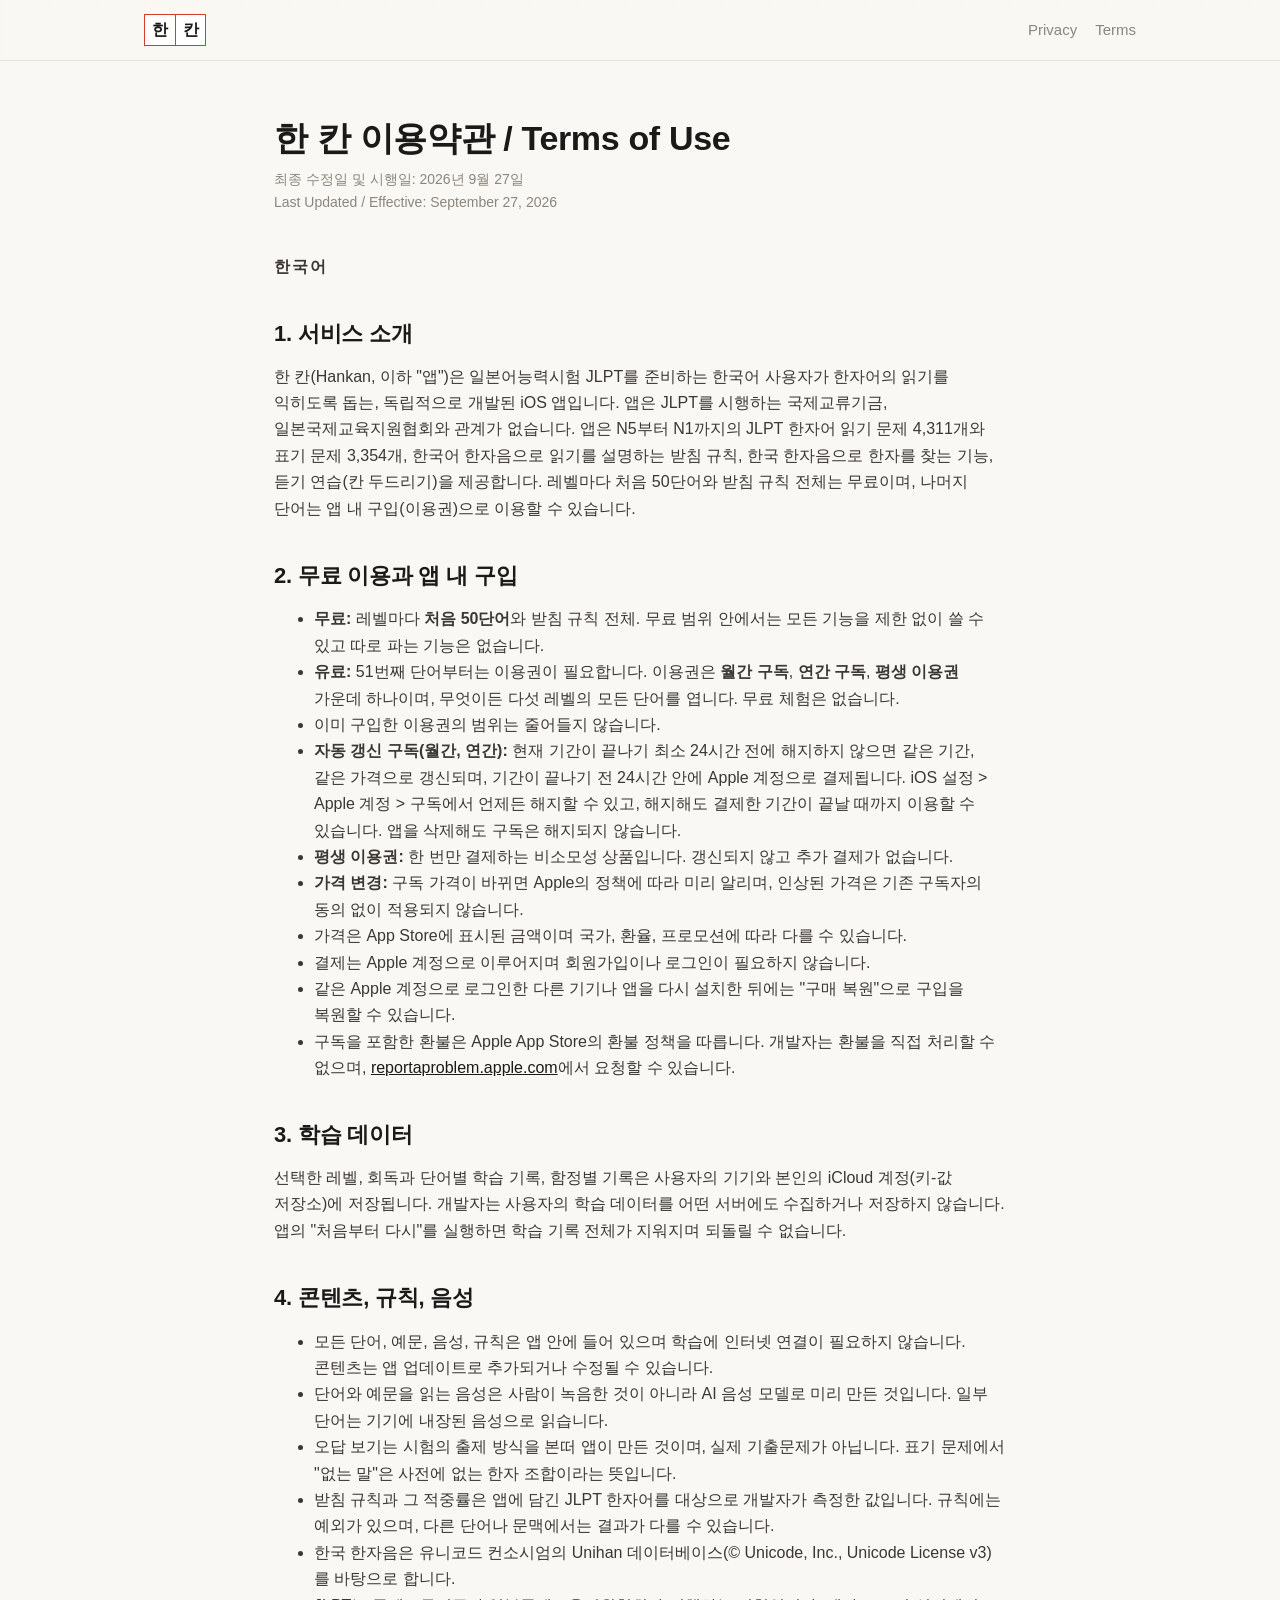
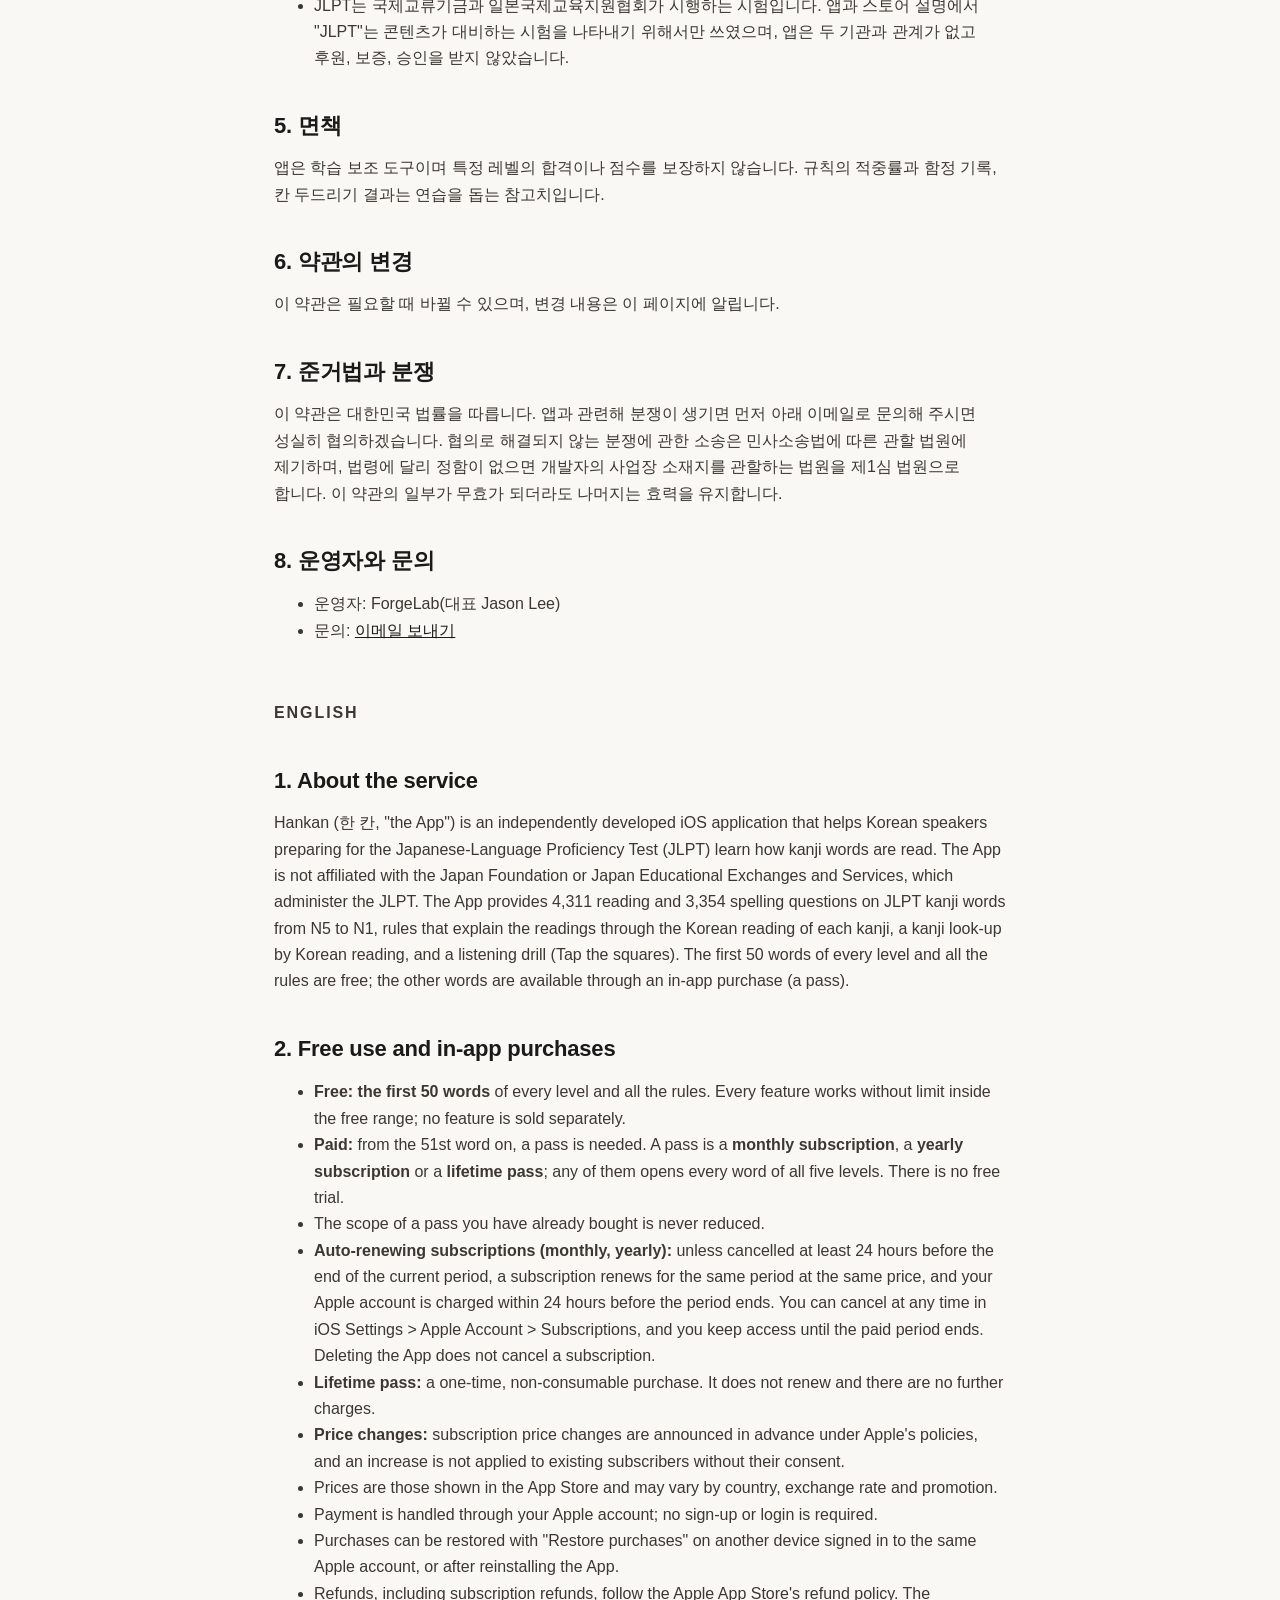
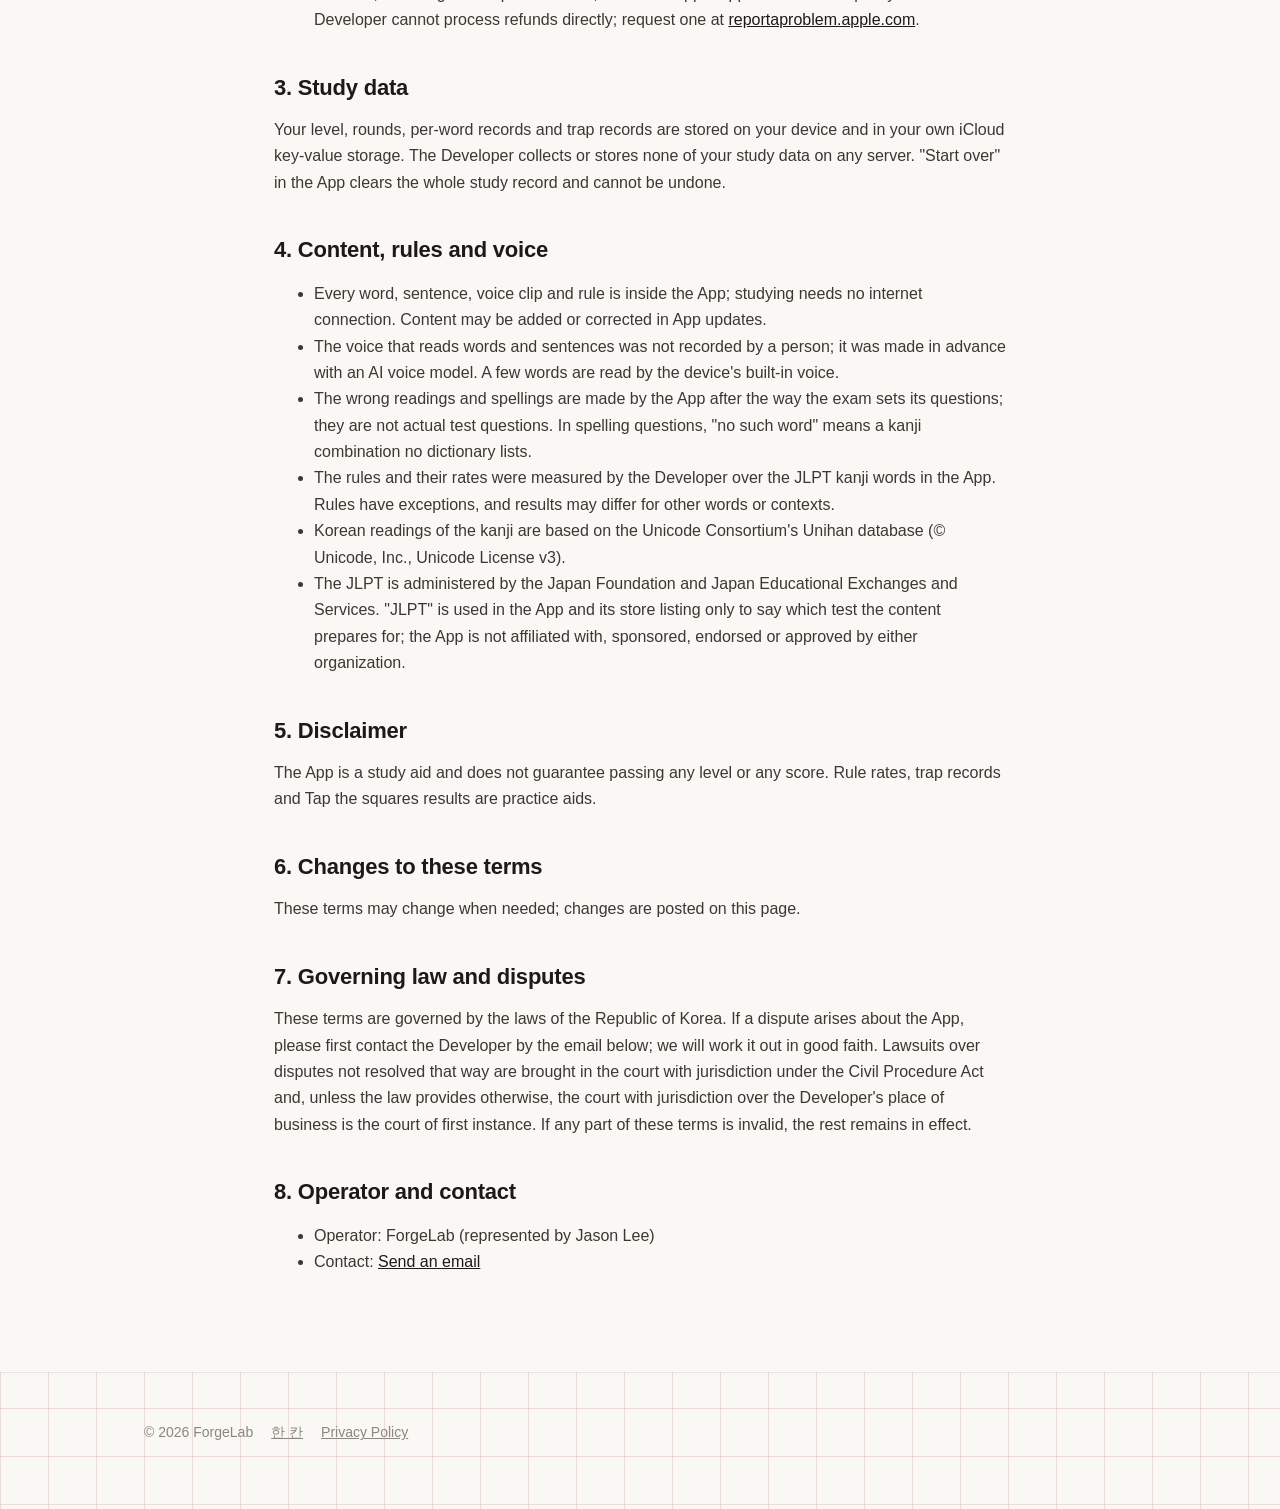
<file: docs/terms.html>
<!DOCTYPE html>
<html lang="ko">
<head>
<meta charset="UTF-8" />
<meta name="viewport" content="width=device-width, initial-scale=1.0" />
<title>한 칸 이용약관 | Hankan Terms of Use</title>
<link rel="icon" href="assets/icon-32.png" />
<link rel="stylesheet" href="styles.css" />
</head>
<body>
<nav class="top">
  <div class="wrap">
    <a class="brand" href="./" aria-label="한 칸"><span class="sq"><span>한</span><span>칸</span></span></a>
    <div class="links"><a href="privacy.html">Privacy</a><a href="terms.html">Terms</a></div>
  </div>
</nav>
<main class="page">
<article class="legal">
<h1>한 칸 이용약관 / Terms of Use</h1>
<p class="date">최종 수정일 및 시행일: 2026년 9월 27일<br />Last Updated / Effective: September 27, 2026</p>

<p class="eyebrow" style="margin-top:40px">한국어</p>
<h2>1. 서비스 소개</h2>
<p>한 칸(Hankan, 이하 "앱")은 일본어능력시험 JLPT를 준비하는 한국어 사용자가 한자어의 읽기를 익히도록 돕는, 독립적으로 개발된 iOS 앱입니다. 앱은 JLPT를 시행하는 국제교류기금, 일본국제교육지원협회와 관계가 없습니다. 앱은 N5부터 N1까지의 JLPT 한자어 읽기 문제 4,311개와 표기 문제 3,354개, 한국어 한자음으로 읽기를 설명하는 받침 규칙, 한국 한자음으로 한자를 찾는 기능, 듣기 연습(칸 두드리기)을 제공합니다. 레벨마다 처음 50단어와 받침 규칙 전체는 무료이며, 나머지 단어는 앱 내 구입(이용권)으로 이용할 수 있습니다.</p>
<h2>2. 무료 이용과 앱 내 구입</h2>
<ul>
<li><strong>무료:</strong> 레벨마다 <strong>처음 50단어</strong>와 받침 규칙 전체. 무료 범위 안에서는 모든 기능을 제한 없이 쓸 수 있고 따로 파는 기능은 없습니다.</li>
<li><strong>유료:</strong> 51번째 단어부터는 이용권이 필요합니다. 이용권은 <strong>월간 구독</strong>, <strong>연간 구독</strong>, <strong>평생 이용권</strong> 가운데 하나이며, 무엇이든 다섯 레벨의 모든 단어를 엽니다. 무료 체험은 없습니다.</li>
<li>이미 구입한 이용권의 범위는 줄어들지 않습니다.</li>
<li><strong>자동 갱신 구독(월간, 연간):</strong> 현재 기간이 끝나기 최소 24시간 전에 해지하지 않으면 같은 기간, 같은 가격으로 갱신되며, 기간이 끝나기 전 24시간 안에 Apple 계정으로 결제됩니다. iOS 설정 &gt; Apple 계정 &gt; 구독에서 언제든 해지할 수 있고, 해지해도 결제한 기간이 끝날 때까지 이용할 수 있습니다. 앱을 삭제해도 구독은 해지되지 않습니다.</li>
<li><strong>평생 이용권:</strong> 한 번만 결제하는 비소모성 상품입니다. 갱신되지 않고 추가 결제가 없습니다.</li>
<li><strong>가격 변경:</strong> 구독 가격이 바뀌면 Apple의 정책에 따라 미리 알리며, 인상된 가격은 기존 구독자의 동의 없이 적용되지 않습니다.</li>
<li>가격은 App Store에 표시된 금액이며 국가, 환율, 프로모션에 따라 다를 수 있습니다.</li>
<li>결제는 Apple 계정으로 이루어지며 회원가입이나 로그인이 필요하지 않습니다.</li>
<li>같은 Apple 계정으로 로그인한 다른 기기나 앱을 다시 설치한 뒤에는 "구매 복원"으로 구입을 복원할 수 있습니다.</li>
<li>구독을 포함한 환불은 Apple App Store의 환불 정책을 따릅니다. 개발자는 환불을 직접 처리할 수 없으며, <a href="https://reportaproblem.apple.com">reportaproblem.apple.com</a>에서 요청할 수 있습니다.</li>
</ul>
<h2>3. 학습 데이터</h2>
<p>선택한 레벨, 회독과 단어별 학습 기록, 함정별 기록은 사용자의 기기와 본인의 iCloud 계정(키-값 저장소)에 저장됩니다. 개발자는 사용자의 학습 데이터를 어떤 서버에도 수집하거나 저장하지 않습니다. 앱의 "처음부터 다시"를 실행하면 학습 기록 전체가 지워지며 되돌릴 수 없습니다.</p>
<h2>4. 콘텐츠, 규칙, 음성</h2>
<ul>
<li>모든 단어, 예문, 음성, 규칙은 앱 안에 들어 있으며 학습에 인터넷 연결이 필요하지 않습니다. 콘텐츠는 앱 업데이트로 추가되거나 수정될 수 있습니다.</li>
<li>단어와 예문을 읽는 음성은 사람이 녹음한 것이 아니라 AI 음성 모델로 미리 만든 것입니다. 일부 단어는 기기에 내장된 음성으로 읽습니다.</li>
<li>오답 보기는 시험의 출제 방식을 본떠 앱이 만든 것이며, 실제 기출문제가 아닙니다. 표기 문제에서 "없는 말"은 사전에 없는 한자 조합이라는 뜻입니다.</li>
<li>받침 규칙과 그 적중률은 앱에 담긴 JLPT 한자어를 대상으로 개발자가 측정한 값입니다. 규칙에는 예외가 있으며, 다른 단어나 문맥에서는 결과가 다를 수 있습니다.</li>
<li>한국 한자음은 유니코드 컨소시엄의 Unihan 데이터베이스(© Unicode, Inc., Unicode License v3)를 바탕으로 합니다.</li>
<li>JLPT는 국제교류기금과 일본국제교육지원협회가 시행하는 시험입니다. 앱과 스토어 설명에서 "JLPT"는 콘텐츠가 대비하는 시험을 나타내기 위해서만 쓰였으며, 앱은 두 기관과 관계가 없고 후원, 보증, 승인을 받지 않았습니다.</li>
</ul>
<h2>5. 면책</h2>
<p>앱은 학습 보조 도구이며 특정 레벨의 합격이나 점수를 보장하지 않습니다. 규칙의 적중률과 함정 기록, 칸 두드리기 결과는 연습을 돕는 참고치입니다.</p>
<h2>6. 약관의 변경</h2>
<p>이 약관은 필요할 때 바뀔 수 있으며, 변경 내용은 이 페이지에 알립니다.</p>
<h2>7. 준거법과 분쟁</h2>
<p>이 약관은 대한민국 법률을 따릅니다. 앱과 관련해 분쟁이 생기면 먼저 아래 이메일로 문의해 주시면 성실히 협의하겠습니다. 협의로 해결되지 않는 분쟁에 관한 소송은 민사소송법에 따른 관할 법원에 제기하며, 법령에 달리 정함이 없으면 개발자의 사업장 소재지를 관할하는 법원을 제1심 법원으로 합니다. 이 약관의 일부가 무효가 되더라도 나머지는 효력을 유지합니다.</p>
<h2>8. 운영자와 문의</h2>
<ul><li>운영자: ForgeLab(대표 Jason Lee)</li><li>문의: <a href="mailto:forgelab.aitech@gmail.com?subject=%5BHankan%5D%20Terms%20inquiry">이메일 보내기</a></li></ul>

<p class="eyebrow" style="margin-top:56px">English</p>
<h2>1. About the service</h2>
<p>Hankan (한 칸, "the App") is an independently developed iOS application that helps Korean speakers preparing for the Japanese-Language Proficiency Test (JLPT) learn how kanji words are read. The App is not affiliated with the Japan Foundation or Japan Educational Exchanges and Services, which administer the JLPT. The App provides 4,311 reading and 3,354 spelling questions on JLPT kanji words from N5 to N1, rules that explain the readings through the Korean reading of each kanji, a kanji look-up by Korean reading, and a listening drill (Tap the squares). The first 50 words of every level and all the rules are free; the other words are available through an in-app purchase (a pass).</p>
<h2>2. Free use and in-app purchases</h2>
<ul>
<li><strong>Free:</strong> <strong>the first 50 words</strong> of every level and all the rules. Every feature works without limit inside the free range; no feature is sold separately.</li>
<li><strong>Paid:</strong> from the 51st word on, a pass is needed. A pass is a <strong>monthly subscription</strong>, a <strong>yearly subscription</strong> or a <strong>lifetime pass</strong>; any of them opens every word of all five levels. There is no free trial.</li>
<li>The scope of a pass you have already bought is never reduced.</li>
<li><strong>Auto-renewing subscriptions (monthly, yearly):</strong> unless cancelled at least 24 hours before the end of the current period, a subscription renews for the same period at the same price, and your Apple account is charged within 24 hours before the period ends. You can cancel at any time in iOS Settings &gt; Apple Account &gt; Subscriptions, and you keep access until the paid period ends. Deleting the App does not cancel a subscription.</li>
<li><strong>Lifetime pass:</strong> a one-time, non-consumable purchase. It does not renew and there are no further charges.</li>
<li><strong>Price changes:</strong> subscription price changes are announced in advance under Apple's policies, and an increase is not applied to existing subscribers without their consent.</li>
<li>Prices are those shown in the App Store and may vary by country, exchange rate and promotion.</li>
<li>Payment is handled through your Apple account; no sign-up or login is required.</li>
<li>Purchases can be restored with "Restore purchases" on another device signed in to the same Apple account, or after reinstalling the App.</li>
<li>Refunds, including subscription refunds, follow the Apple App Store's refund policy. The Developer cannot process refunds directly; request one at <a href="https://reportaproblem.apple.com">reportaproblem.apple.com</a>.</li>
</ul>
<h2>3. Study data</h2>
<p>Your level, rounds, per-word records and trap records are stored on your device and in your own iCloud key-value storage. The Developer collects or stores none of your study data on any server. "Start over" in the App clears the whole study record and cannot be undone.</p>
<h2>4. Content, rules and voice</h2>
<ul>
<li>Every word, sentence, voice clip and rule is inside the App; studying needs no internet connection. Content may be added or corrected in App updates.</li>
<li>The voice that reads words and sentences was not recorded by a person; it was made in advance with an AI voice model. A few words are read by the device's built-in voice.</li>
<li>The wrong readings and spellings are made by the App after the way the exam sets its questions; they are not actual test questions. In spelling questions, "no such word" means a kanji combination no dictionary lists.</li>
<li>The rules and their rates were measured by the Developer over the JLPT kanji words in the App. Rules have exceptions, and results may differ for other words or contexts.</li>
<li>Korean readings of the kanji are based on the Unicode Consortium's Unihan database (© Unicode, Inc., Unicode License v3).</li>
<li>The JLPT is administered by the Japan Foundation and Japan Educational Exchanges and Services. "JLPT" is used in the App and its store listing only to say which test the content prepares for; the App is not affiliated with, sponsored, endorsed or approved by either organization.</li>
</ul>
<h2>5. Disclaimer</h2>
<p>The App is a study aid and does not guarantee passing any level or any score. Rule rates, trap records and Tap the squares results are practice aids.</p>
<h2>6. Changes to these terms</h2>
<p>These terms may change when needed; changes are posted on this page.</p>
<h2>7. Governing law and disputes</h2>
<p>These terms are governed by the laws of the Republic of Korea. If a dispute arises about the App, please first contact the Developer by the email below; we will work it out in good faith. Lawsuits over disputes not resolved that way are brought in the court with jurisdiction under the Civil Procedure Act and, unless the law provides otherwise, the court with jurisdiction over the Developer's place of business is the court of first instance. If any part of these terms is invalid, the rest remains in effect.</p>
<h2>8. Operator and contact</h2>
<ul><li>Operator: ForgeLab (represented by Jason Lee)</li><li>Contact: <a href="mailto:forgelab.aitech@gmail.com?subject=%5BHankan%5D%20Terms%20inquiry">Send an email</a></li></ul>
</article>
</main>
<footer><div class="wrap"><span>© 2026 ForgeLab</span><a href="./">한 칸</a><a href="privacy.html">Privacy Policy</a></div></footer>
</body>
</html>
</file>
<file: docs/styles.css>
/* 한 칸 — manuscript paper: white sheet, a pale vermilion grid, ink, one red. */
:root {
  --sheet: #faf8f4;
  --card: #ffffff;
  --ink: #1b1a18;
  --faint: #8b867e;
  --grid: rgba(228, 135, 112, 0.28);
  --rule: rgba(228, 135, 112, 0.6);
  --shu: #d33c28;
  --wash: rgba(211, 60, 40, 0.08);
  --hair: rgba(0, 0, 0, 0.08);
  --mincho: "Hiragino Mincho ProN", "Yu Mincho", "Noto Serif JP", serif;
  --sans: -apple-system, BlinkMacSystemFont, "Apple SD Gothic Neo", "Noto Sans KR", "Segoe UI", sans-serif;
  --serif: "New York", "Iowan Old Style", Georgia, serif;
}

* { box-sizing: border-box; }
html { -webkit-text-size-adjust: 100%; }
body {
  margin: 0;
  background-color: var(--sheet);
  background-image:
    linear-gradient(var(--grid) 1px, transparent 1px),
    linear-gradient(90deg, var(--grid) 1px, transparent 1px);
  background-size: 48px 48px;
  color: var(--ink);
  font-family: var(--sans);
  font-size: 17px;
  line-height: 1.65;
  word-break: keep-all;
}
a { color: var(--ink); }
img { max-width: 100%; display: block; }

/* one language at a time */
html[data-lang="ko"] [lang="en"], html[data-lang="en"] [lang="ko"] { display: none !important; }

.wrap { max-width: 1040px; margin: 0 auto; padding: 0 24px; }
.page { background: var(--sheet); }

nav.top {
  position: sticky; top: 0; z-index: 10;
  background: rgba(250, 248, 244, 0.92);
  backdrop-filter: saturate(160%) blur(10px);
  -webkit-backdrop-filter: saturate(160%) blur(10px);
  border-bottom: 1px solid var(--hair);
}
nav.top .wrap { display: flex; align-items: center; gap: 18px; height: 60px; }
nav.top .links { margin-left: auto; display: flex; gap: 18px; align-items: center; font-size: 15px; }
nav.top .links a { text-decoration: none; color: var(--faint); }
nav.top .links a:hover { color: var(--ink); }
.langs { display: flex; border: 1px solid var(--ink); border-radius: 999px; overflow: hidden; }
.langs button {
  font: 600 13px var(--sans); border: 0; background: transparent; color: var(--ink);
  padding: 5px 12px; cursor: pointer;
}
html[data-lang="ko"] .langs button[data-set="ko"], html[data-lang="en"] .langs button[data-set="en"] { background: var(--ink); color: var(--sheet); }

/* squares */
.sq { display: inline-flex; border: 1px solid var(--rule); background: var(--card); }
.sq span {
  width: var(--s, 56px); height: var(--s, 56px);
  display: grid; place-items: center;
  font-family: var(--mincho); font-size: calc(var(--s, 56px) * 0.56); line-height: 1;
}
.sq span + span { border-left: 1px solid var(--rule); }
.sq span.small { font-size: calc(var(--s, 56px) * 0.44); }
.sq span.mark { color: var(--shu); background: var(--wash); font-weight: 700; }
.sq span.ghost { outline: 1.5px dashed var(--shu); outline-offset: -6px; }
.sq.dim span { color: var(--faint); }
.brand .sq { --s: 30px; border-color: var(--shu); }
.brand .sq span { font-family: var(--sans); font-weight: 600; font-size: 16px; }
.brand .sq span + span { border-color: var(--shu); }
.brand { text-decoration: none; display: flex; align-items: center; gap: 10px; }

section { padding: 88px 0; }
section + section { border-top: 1px solid var(--hair); }
.eyebrow { font-size: 13px; font-weight: 700; letter-spacing: 0.12em; color: var(--faint); text-transform: uppercase; margin: 0 0 14px; }
h1, h2, h3 { line-height: 1.25; margin: 0; letter-spacing: -0.01em; }
h1 { font-size: clamp(38px, 6vw, 64px); font-weight: 800; }
h2 { font-size: clamp(28px, 4vw, 40px); font-weight: 800; }
h3 { font-size: 20px; font-weight: 700; }
.lead { font-size: 19px; color: var(--faint); max-width: 620px; margin: 18px 0 0; }
.muted { color: var(--faint); }
.shu { color: var(--shu); }

/* hero */
.hero { padding: 72px 0 96px; }
.hero .grid { display: grid; grid-template-columns: 1.1fr 0.9fr; gap: 48px; align-items: center; }
.hero .pair { display: grid; gap: 14px; margin-bottom: 36px; }
.hero .pair .row { display: flex; align-items: center; gap: 16px; }
.hero .pair .mk { width: 28px; height: 28px; display: grid; place-items: center; }
.circle { width: 26px; height: 26px; border: 2.4px solid var(--shu); border-radius: 50%; transform: rotate(-12deg); }
.slash { width: 22px; height: 2.4px; background: var(--shu); transform: rotate(-40deg); border-radius: 2px; }
.store { display: inline-flex; align-items: center; gap: 12px; margin-top: 30px; padding: 12px 18px; border: 1px solid var(--ink); border-radius: 8px; font-weight: 600; }
.phone { border-radius: 36px; overflow: hidden; border: 1px solid var(--hair); box-shadow: 0 24px 60px rgba(0, 0, 0, 0.12); background: var(--card); max-width: 360px; margin-left: auto; }

/* the key */
.key { display: flex; gap: 0; align-items: flex-start; margin: 34px 0 10px; }
.key .piece { display: grid; justify-items: center; gap: 10px; }
.key .kanji { font-family: var(--mincho); font-size: 46px; font-weight: 700; line-height: 1; }
.key .ko { font-size: 22px; font-weight: 600; }
.key .ko b { color: var(--shu); font-size: 15px; margin-left: 3px; }

/* numbers */
.numbers { display: grid; grid-template-columns: repeat(4, 1fr); gap: 0; margin-top: 40px; border: 1px solid var(--rule); background: var(--card); }
.numbers div { padding: 26px 22px; }
.numbers div + div { border-left: 1px solid var(--rule); }
.numbers strong { display: block; font-family: var(--serif); font-size: 40px; font-weight: 600; line-height: 1.1; }
.numbers span { font-size: 14px; color: var(--faint); }

/* rules */
.rules { display: grid; grid-template-columns: repeat(3, 1fr); gap: 36px; margin-top: 40px; }
.rules h3 { font-size: 13px; letter-spacing: 0.1em; color: var(--faint); text-transform: uppercase; margin-bottom: 10px; }
.rules table { width: 100%; border-collapse: collapse; font-size: 15px; }
.rules td { padding: 11px 0; border-top: 1px solid var(--hair); vertical-align: top; }
.rules tr:last-child td { border-bottom: 1px solid var(--hair); }
.rules td.rate { text-align: right; font-family: var(--serif); font-weight: 600; color: var(--shu); white-space: nowrap; padding-left: 12px; }
.rules td small { display: block; color: var(--faint); font-size: 12px; }
.note { font-size: 14px; color: var(--faint); margin-top: 26px; max-width: 760px; }

/* features */
.features { display: grid; grid-template-columns: repeat(2, 1fr); gap: 56px 48px; margin-top: 48px; }
.feature { display: grid; grid-template-columns: 200px 1fr; gap: 24px; align-items: start; }
.feature img { border-radius: 22px; border: 1px solid var(--hair); box-shadow: 0 10px 30px rgba(0, 0, 0, 0.08); }
.feature p { color: var(--faint); margin: 10px 0 0; font-size: 16px; }

/* pricing */
.plans { display: grid; grid-template-columns: repeat(2, 1fr); gap: 0; margin-top: 36px; border: 1px solid var(--rule); background: var(--card); }
.plans > div { padding: 28px; }
.plans > div + div { border-left: 1px solid var(--rule); }
.plans ul { margin: 12px 0 0; padding-left: 18px; color: var(--faint); }

/* faq */
details { border-top: 1px solid var(--hair); padding: 16px 0; }
details:last-of-type { border-bottom: 1px solid var(--hair); }
summary { cursor: pointer; font-weight: 600; list-style: none; }
summary::-webkit-details-marker { display: none; }
summary::after { content: "+"; float: right; color: var(--faint); }
details[open] summary::after { content: "−"; }
details p { color: var(--faint); margin: 10px 0 0; }

footer { padding: 48px 0 64px; border-top: 1px solid var(--hair); font-size: 14px; color: var(--faint); }
footer .wrap { display: flex; flex-wrap: wrap; gap: 18px; align-items: center; }
footer a { color: var(--faint); }
.mail { display: inline-flex; align-items: center; gap: 8px; padding: 9px 16px; border: 1px solid var(--ink); border-radius: 8px; color: var(--ink) !important; text-decoration: none; font-weight: 600; }

/* legal pages */
.legal { max-width: 780px; padding: 56px 24px 80px; margin: 0 auto; }
.legal h1 { font-size: 34px; }
.legal h2 { font-size: 22px; margin: 40px 0 10px; }
.legal p, .legal li { color: #3b3833; font-size: 16px; }
.legal .date { color: var(--faint); font-size: 14px; margin-top: 8px; }

@media (max-width: 860px) {
  .hero .grid { grid-template-columns: 1fr; }
  .phone { margin: 0 auto; }
  .numbers { grid-template-columns: repeat(2, 1fr); }
  .numbers div:nth-child(3) { border-left: 0; }
  .numbers div:nth-child(n+3) { border-top: 1px solid var(--rule); }
  .rules { grid-template-columns: 1fr; }
  .features { grid-template-columns: 1fr; }
  .plans { grid-template-columns: 1fr; }
  .plans > div + div { border-left: 0; border-top: 1px solid var(--rule); }
}
@media (max-width: 520px) {
  body { font-size: 16px; }
  section { padding: 64px 0; }
  .feature { grid-template-columns: 1fr; }
  .feature img { max-width: 240px; }
  .hero .sq, .key .sq { --s: 46px; }
  nav.top .links a.hide-s { display: none; }
}
.rules td small em { font-style: normal; margin-left: 6px; }
</file>
